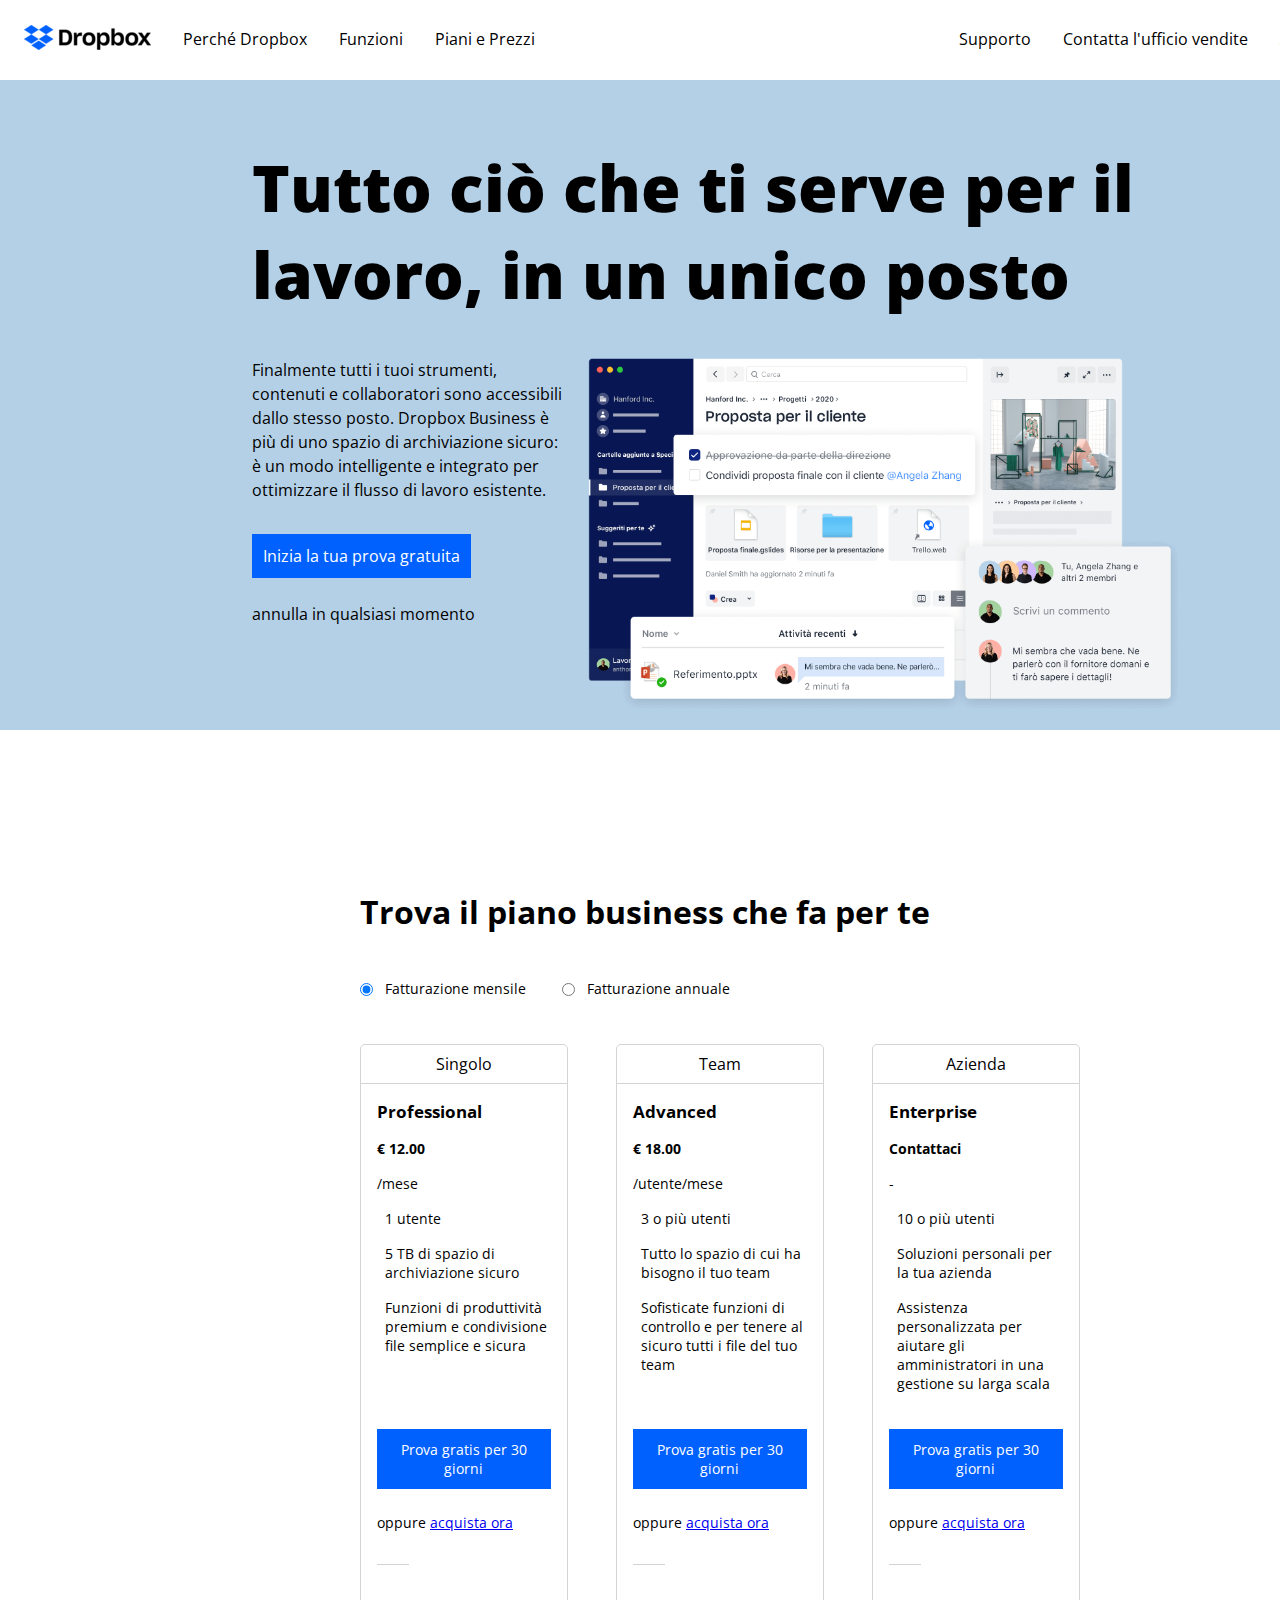
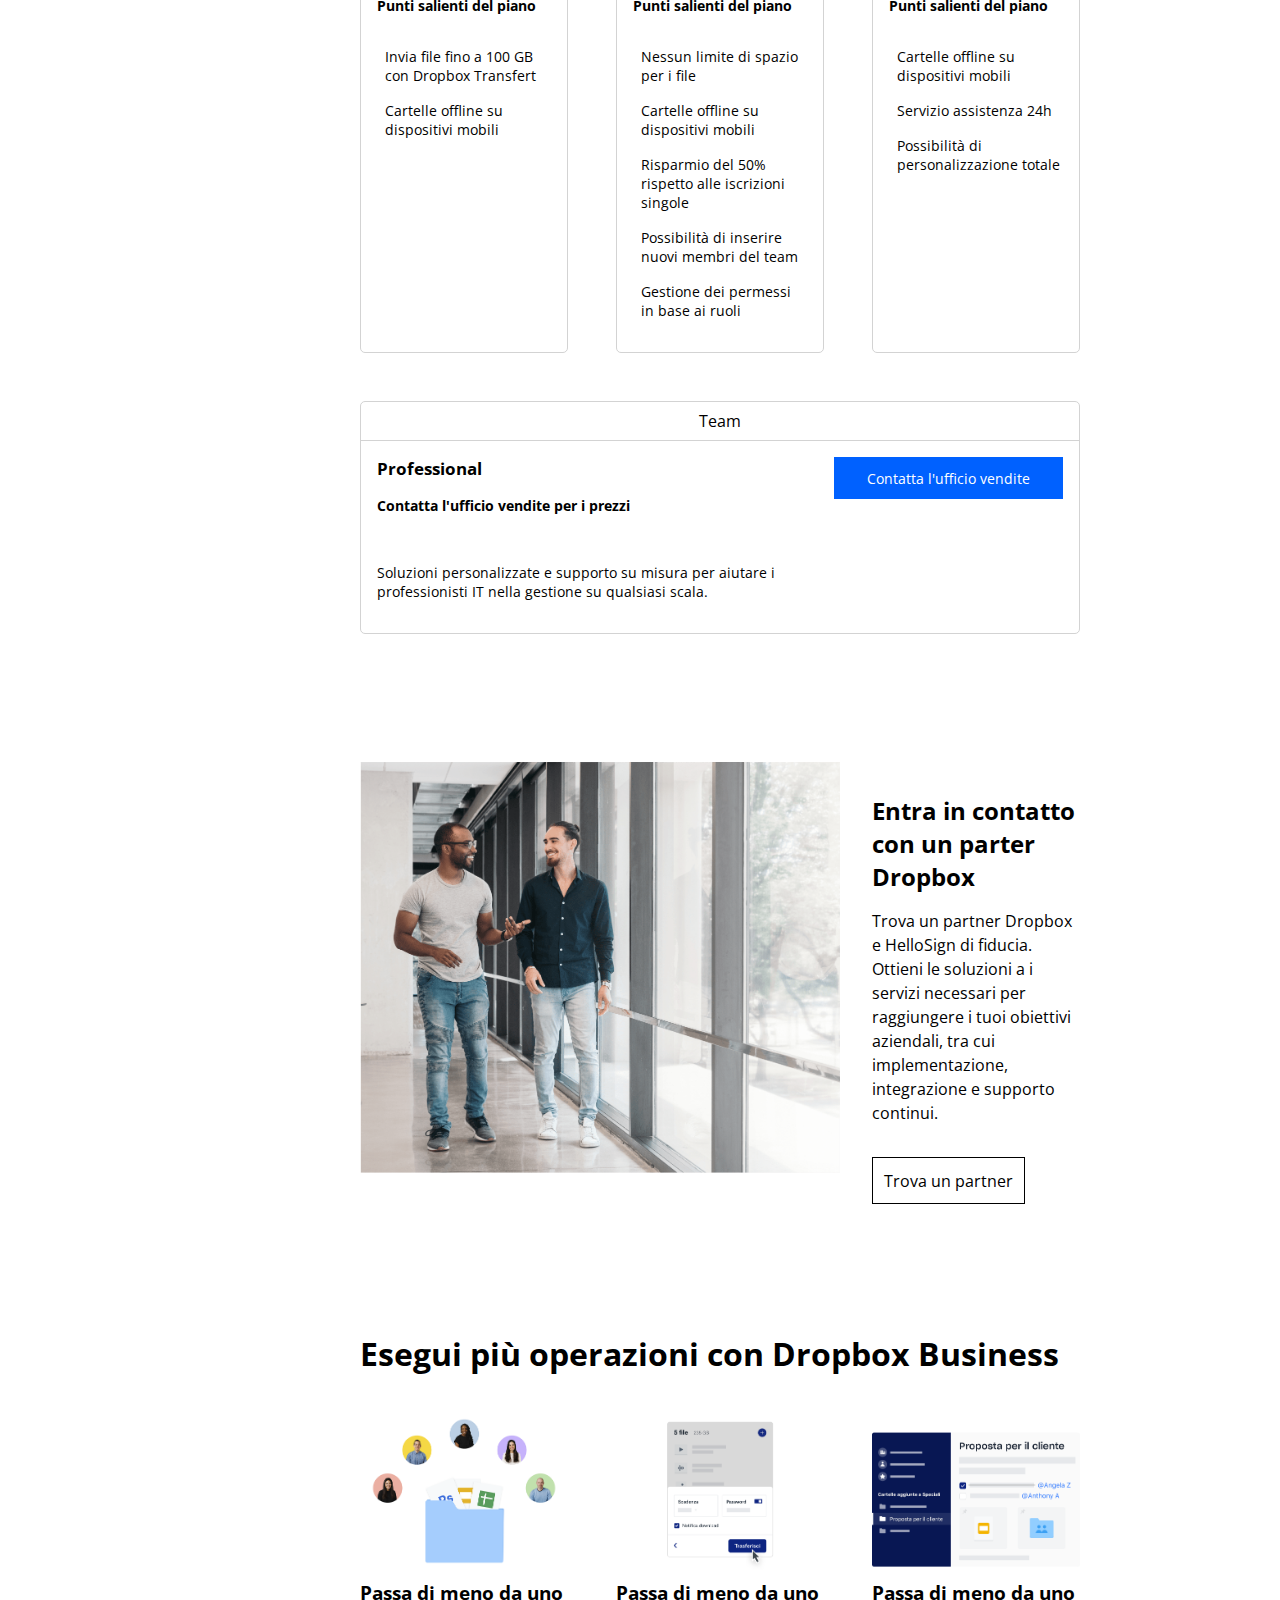
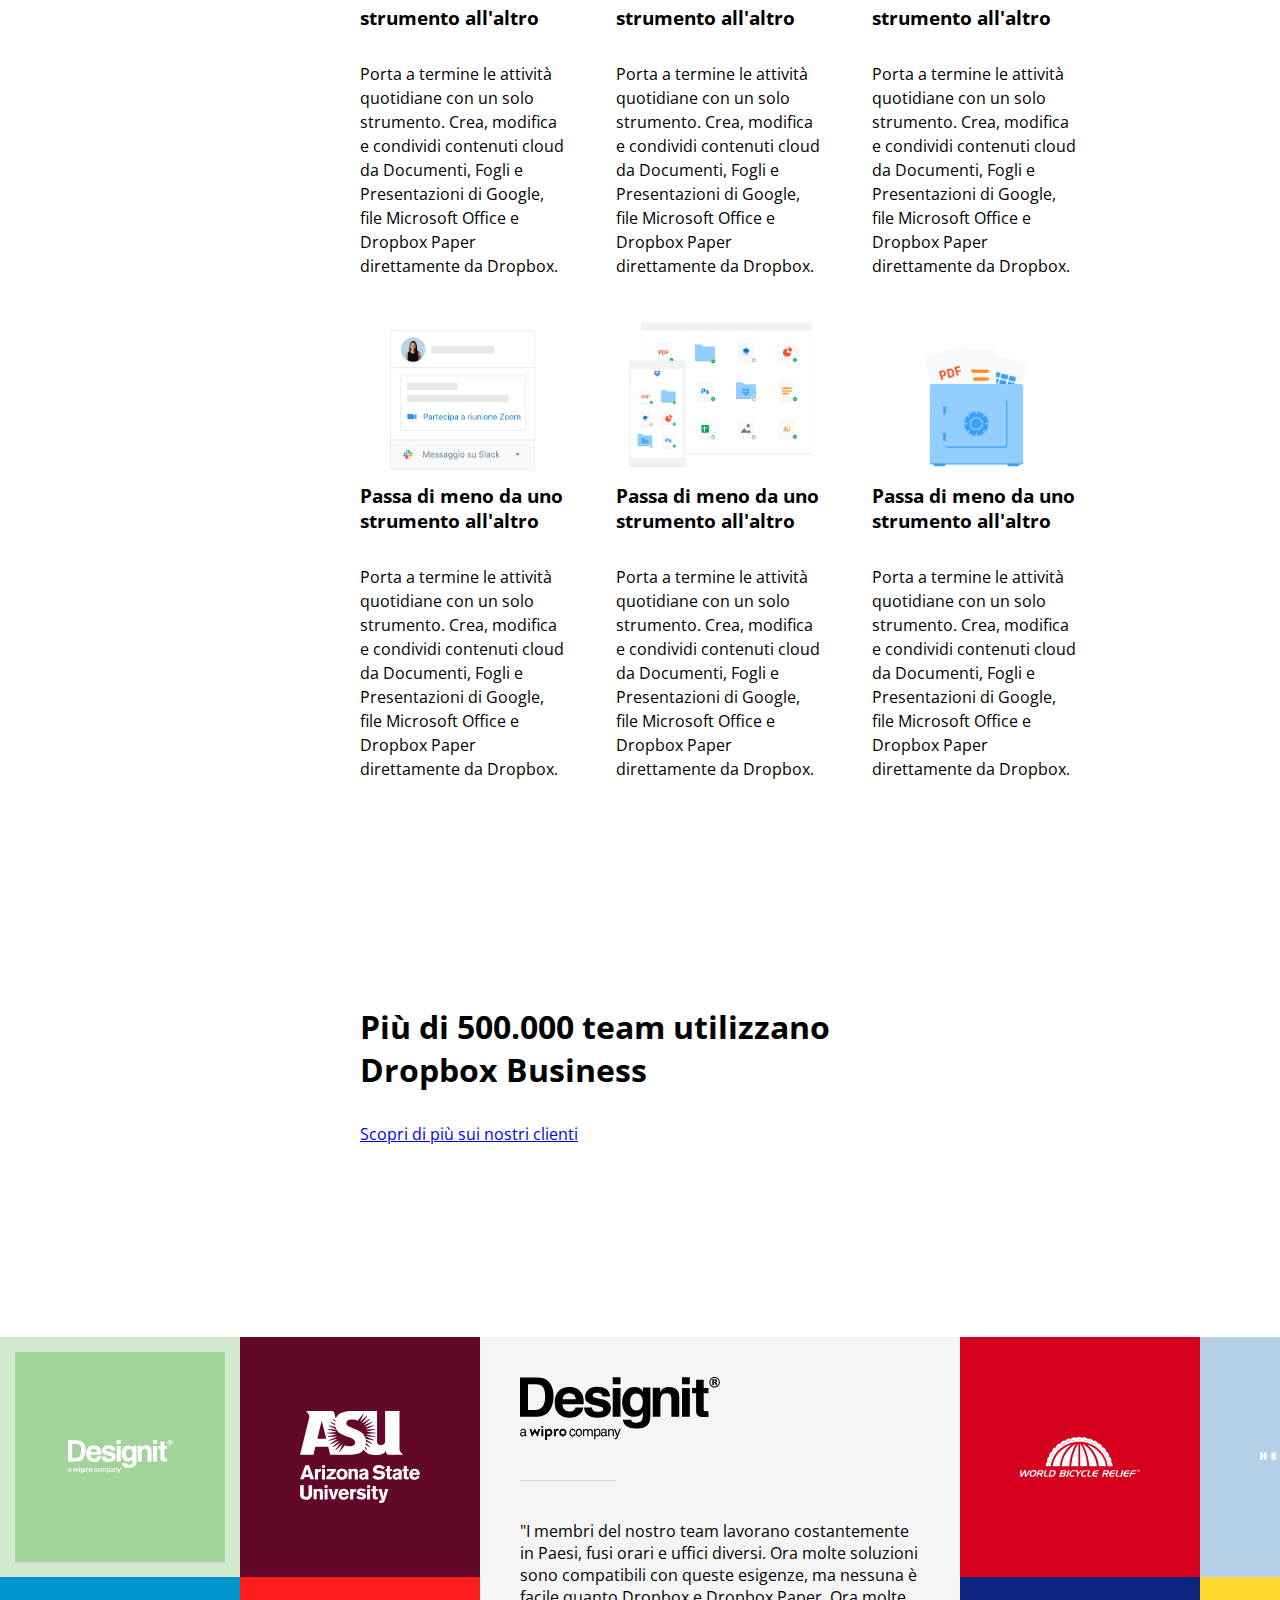
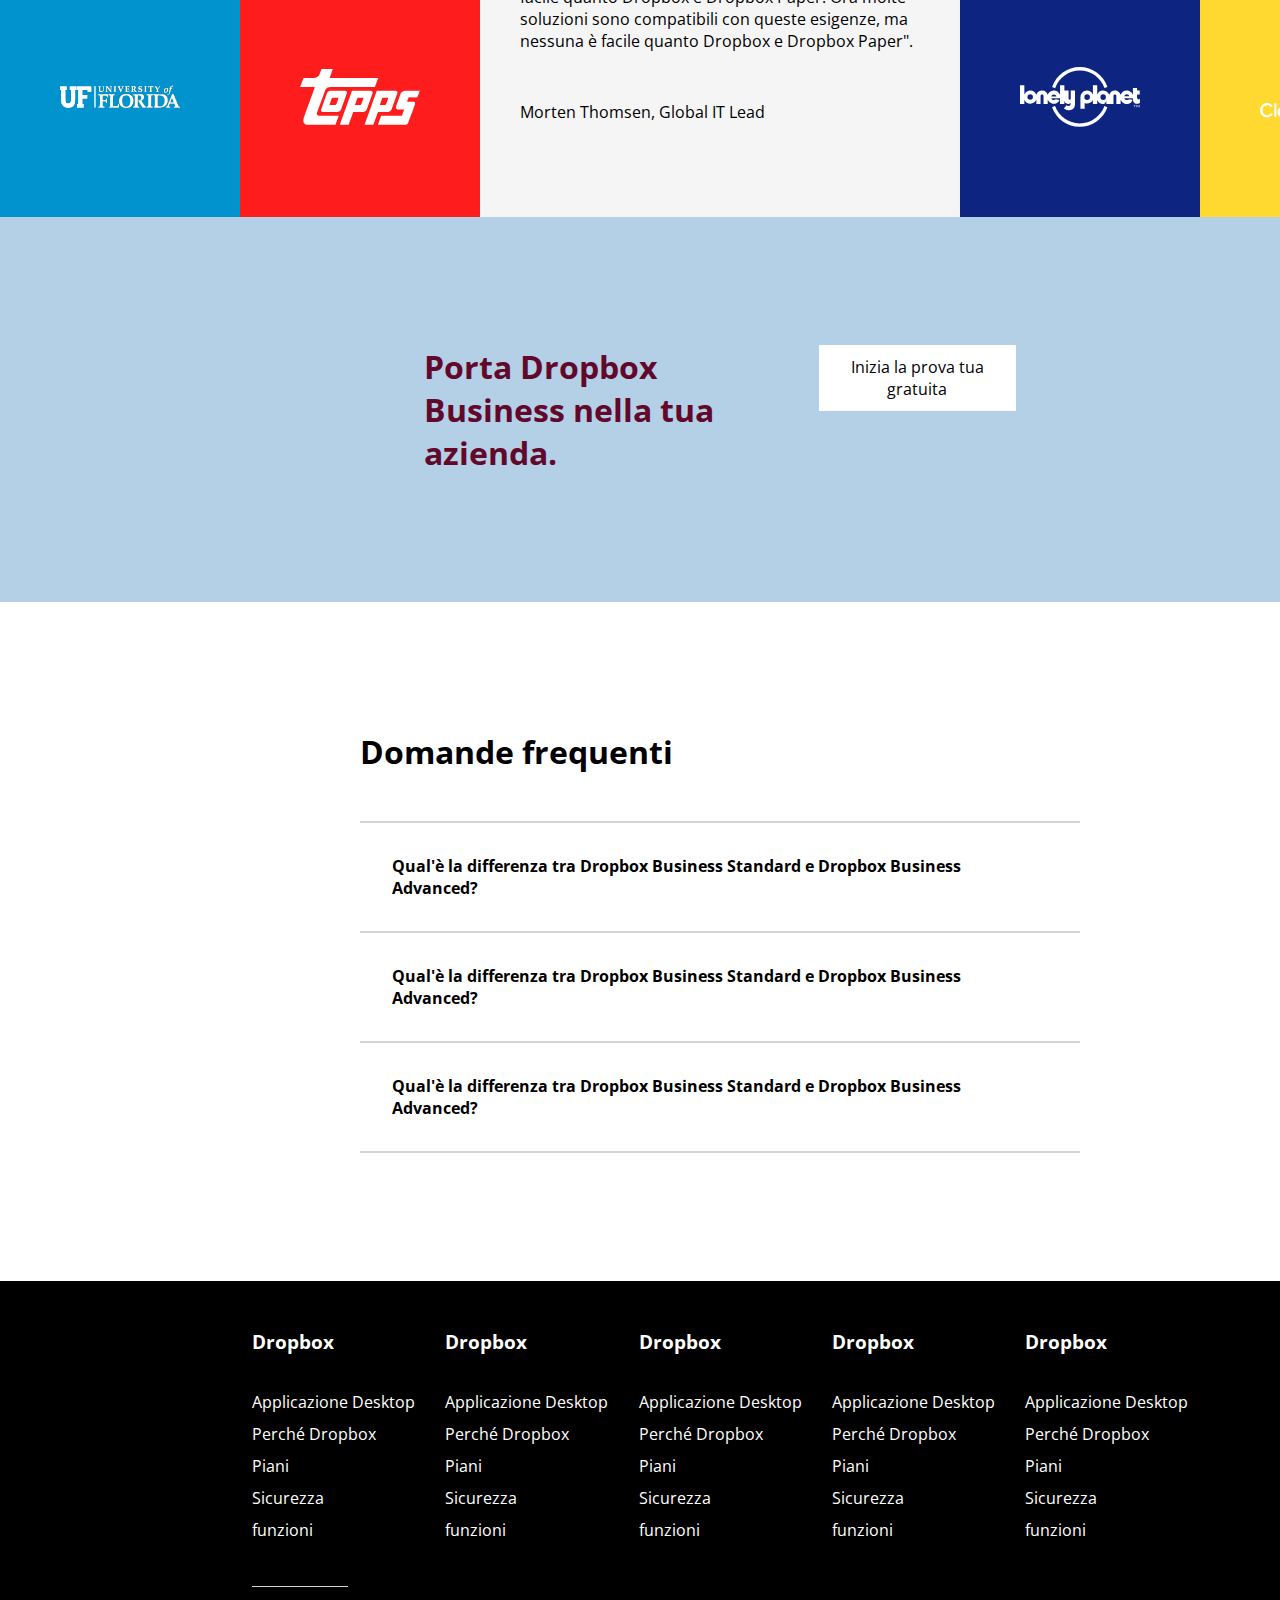
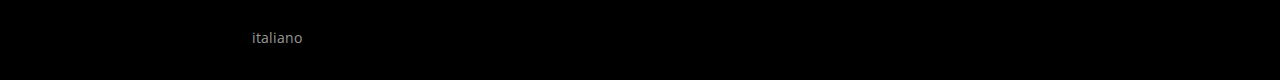
<file: index.html>
<!DOCTYPE html>
<html lang="it">
    <head>
        <meta charset="UTF-8">
        <meta name="viewport" content="width=device-width, initial-scale=1.0">
        <title>Dropbox</title>
        <link rel="stylesheet" href="./assets/styles.css">

        <link rel="stylesheet"
            href="https://cdnjs.cloudflare.com/ajax/libs/font-awesome/6.4.0/css/all.min.css"
            integrity="sha512-iecdLmaskl7CVkqkXNQ/ZH/XLlvWZOJyj7Yy7tcenmpD1ypASozpmT/E0iPtmFIB46ZmdtAc9eNBvH0H/ZpiBw=="
            crossorigin="anonymous" referrerpolicy="no-referrer">
        <link rel="preconnect" href="https://fonts.googleapis.com">
        <link rel="preconnect" href="https://fonts.gstatic.com" crossorigin>
        <link
            href="https://fonts.googleapis.com/css2?family=Open+Sans:wght@300;400;500;700;800&display=swap"
            rel="stylesheet">
    </head>

    <body>

        <!-- HEADER -->
        <header>

            <nav class="flex space_btw">

                <div class="left_menu flex space_btw">

                    <a href="#">
                        <img class="logo" src="./assets/img/logo-small.png"
                            alt="logo-small"></a>

                    <a href="#" class="borded">Perché Dropbox</a>

                    <a href="#" class="borded">Funzioni</a>

                    <a href="#" class="borded">Piani e Prezzi</a>

                </div>

                <div class="right_menu flex space_btw">

                    <a href="#" class="borded">Supporto</a>

                    <a href="#" class="borded">Contatta l'ufficio vendite</a>

                    <a href="#" class="borded">Accedi</a>

                    <a href="#" class="nav_start">Inizia</a>

                </div>

            </nav>

        </header>

        <!-- MAIN -->
        <main>

            <section class="hero row flex just_cent">

                <div class="jumbo_container flex just_cent">

                    <h1>Tutto ciò che ti serve per il lavoro, in un unico posto</h1>

                    <div class="col-4">

                        <p>Finalmente tutti i tuoi strumenti, contenuti e
                            collaboratori sono accessibili dallo stesso posto.
                            Dropbox Business è più di uno spazio di
                            archiviazione sicuro: è un modo intelligente e
                            integrato per ottimizzare il flusso di lavoro
                            esistente.
                        </p>

                        <a href="#" class="btn-blue jumbo-trial">Inizia la tua
                            prova
                            gratuita</a>

                        <p>annulla in qualsiasi momento</p>

                        <a href="#plans" class="arrow"><i
                                class="fa-solid fa-arrow-down"></i></a>

                    </div>

                    <div class="img_container col-8">
                        <img class="jumbo"
                            src="./assets/img/jumbo.png"
                            alt="jumbo">

                    </div>

                </div>

            </section>

            <!-- SUBSCRIPTION PLANS SECTION -->
            <section class="plans row pb-8" id="plans">

                <div class="container flex space_btw">

                    <div class="subscription col-12">

                        <h2>Trova il piano business che fa per te</h2>

                        <input type="radio" id="monthly" name="plan"
                            value="Fatturazione mensile" checked="checked">
                        <label for="monthly">Fatturazione mensile</label>

                        <input type="radio" id="yearly" name="plan"
                            value="Fatturazione annuale">
                        <label for="yearly">Fatturazione annuale</label>

                    </div>

                    <!-- SINGLE USER PLAN -->
                    <div class="plan col-4-sm">

                        <span class="plan_cat"><i class="fa-solid fa-user"></i>
                            Singolo</span>

                        <div class="plan_card">

                            <h3>Professional</h3>

                            <span class="price"><strong>€ 12.00</strong></span>
                            <span class="price">/mese</span>

                            <div class="list_container">

                                <div class="list_item flex no_wrap">

                                    <div class="ico">
                                        <i class="fa-solid fa-user"></i>
                                    </div>

                                    <div class="benefit_desc">
                                        <span>1 utente</span>
                                    </div>
                                </div>

                                <div class="list_item flex no_wrap">
                                    <div class="ico">
                                        <i class="fa-solid fa-folder"></i>
                                    </div>

                                    <div class="benefit_desc">
                                        <span>5 TB di spazio di archiviazione
                                            sicuro</span>
                                    </div>

                                </div>

                                <div class="list_item flex no_wrap">
                                    <div class="ico">
                                        <i class="fa-solid fa-share-nodes"></i>
                                    </div>

                                    <div class="benefit_desc">
                                        <span>Funzioni di produttività premium e
                                            condivisione
                                            file semplice e sicura</span>
                                    </div>
                                </div>

                            </div>

                            <a href="#" class="btn-blue btn_large">Prova gratis
                                per 30
                                giorni</a>

                            <span>oppure <a href="#">acquista ora</a></span>

                            <div class="block"></div>

                            <span class="characteristics"><strong>Punti salienti
                                    del
                                    piano</strong></span>

                            <div class="list_container">

                                <div class="list_item flex no_wrap">

                                    <div class="ico_check">

                                        <i class="fa-solid fa-check"></i>

                                    </div>

                                    <div class="feature_desc">

                                        <span>Invia file fino a 100 GB con
                                            Dropbox Transfert</span>

                                    </div>

                                </div>

                                <div class="list_item flex no_wrap">

                                    <div class="ico_check">

                                        <i class="fa-solid fa-check"></i>

                                    </div>

                                    <div class="feature_desc">

                                        <span>Cartelle offline su dispositivi
                                            mobili</span>

                                    </div>

                                </div>

                            </div>

                        </div>

                    </div>

                    <!-- TEAM PLAN -->
                    <div class="plan col-4-sm ">

                        <span class="plan_cat"><i class="fa-solid fa-users"></i>
                            Team</span>

                        <div class="plan_card">

                            <h3>Advanced</h3>

                            <span class="price"><strong>€ 18.00</strong></span>
                            <span class="price">/utente/mese</span>

                            <div class="list_container">

                                <div class="list_item flex no_wrap">

                                    <div class="ico">
                                        <i class="fa-solid fa-users"></i>
                                    </div>

                                    <div class="benefit_desc">
                                        <span>3 o più utenti</span>
                                    </div>
                                </div>

                                <div class="list_item flex no_wrap">
                                    <div class="ico">
                                        <i class="fa-solid fa-folder"></i>
                                    </div>

                                    <div class="benefit_desc">
                                        <span>Tutto lo spazio di cui ha
                                            bisogno il tuo team</span>
                                    </div>

                                </div>

                                <div class="list_item flex no_wrap">
                                    <div class="ico">
                                        <i class="fa-solid fa-share-nodes"></i>
                                    </div>

                                    <div class="benefit_desc">
                                        <span>Sofisticate funzioni di controllo
                                            e per tenere al sicuro tutti i file
                                            del tuo team</span>
                                    </div>
                                </div>

                            </div>

                            <a href="#" class="btn-blue btn_large">Prova gratis
                                per 30
                                giorni</a>

                            <span>oppure <a href="#">acquista ora</a></span>

                            <div class="block"></div>

                            <span class="characteristics"><strong>Punti salienti
                                    del
                                    piano</strong></span>

                            <div class="list_container">

                                <div class="list_item flex no_wrap">

                                    <div class="ico_check">

                                        <i class="fa-solid fa-check"></i>

                                    </div>

                                    <div class="feature_desc">

                                        <span>Nessun limite di spazio per i file</span>

                                    </div>

                                </div>

                                <div class="list_item flex no_wrap">

                                    <div class="ico_check">

                                        <i class="fa-solid fa-check"></i>

                                    </div>

                                    <div class="feature_desc">

                                        <span>Cartelle offline su dispositivi
                                            mobili</span>

                                    </div>

                                </div>

                                <div class="list_item flex no_wrap">

                                    <div class="ico_check">

                                        <i class="fa-solid fa-check"></i>

                                    </div>

                                    <div class="feature_desc">

                                        <span>Risparmio del 50% rispetto alle
                                            iscrizioni singole</span>

                                    </div>

                                </div>

                                <div class="list_item flex no_wrap">

                                    <div class="ico_check">

                                        <i class="fa-solid fa-check"></i>

                                    </div>

                                    <div class="feature_desc">

                                        <span>Possibilità di inserire nuovi
                                            membri del team</span>

                                    </div>

                                </div>

                                <div class="list_item flex no_wrap">

                                    <div class="ico_check">

                                        <i class="fa-solid fa-check"></i>

                                    </div>

                                    <div class="feature_desc">

                                        <span>Gestione dei permessi in base ai
                                            ruoli</span>

                                    </div>

                                </div>

                            </div>

                        </div>

                    </div>

                    <!-- ENTERPRISE PLAN -->
                    <div class="plan col-4-sm ">

                        <span class="plan_cat"><i class="fa-solid fa-building"></i>
                            Azienda</span>

                        <div class="plan_card">

                            <h3>Enterprise</h3>

                            <span class="price"><strong>Contattaci</strong></span>
                            <span class="price">-</span>

                            <div class="list_container">

                                <div class="list_item flex no_wrap">

                                    <div class="ico">
                                        <i class="fa-solid fa-user"></i>
                                    </div>

                                    <div class="benefit_desc">
                                        <span>10 o più utenti</span>
                                    </div>
                                </div>

                                <div class="list_item flex no_wrap">
                                    <div class="ico">
                                        <i class="fa-solid fa-folder"></i>
                                    </div>

                                    <div class="benefit_desc">
                                        <span>Soluzioni personali per la tua
                                            azienda</span>
                                    </div>

                                </div>

                                <div class="list_item flex no_wrap">
                                    <div class="ico">
                                        <i class="fa-solid fa-share-nodes"></i>
                                    </div>

                                    <div class="benefit_desc">
                                        <span>Assistenza personalizzata per
                                            aiutare gli amministratori in una
                                            gestione su larga scala</span>
                                    </div>
                                </div>

                            </div>

                            <a href="#" class="btn-blue btn_large">Prova gratis
                                per 30
                                giorni</a>

                            <span>oppure <a href="#">acquista ora</a></span>

                            <div class="block"></div>

                            <span class="characteristics"><strong>Punti salienti
                                    del
                                    piano</strong></span>

                            <div class="list_container">

                                <div class="list_item flex no_wrap">

                                    <div class="ico_check">

                                        <i class="fa-solid fa-check"></i>

                                    </div>

                                    <div class="feature_desc">

                                        <span>Cartelle offline su dispositivi
                                            mobili</span>

                                    </div>

                                </div>

                                <div class="list_item flex no_wrap">

                                    <div class="ico_check">

                                        <i class="fa-solid fa-check"></i>

                                    </div>

                                    <div class="feature_desc">

                                        <span>Servizio assistenza 24h</span>

                                    </div>

                                </div>

                                <div class="list_item flex no_wrap">

                                    <div class="ico_check">

                                        <i class="fa-solid fa-check"></i>

                                    </div>

                                    <div class="feature_desc">

                                        <span>Possibilità di personalizzazione
                                            totale</span>

                                    </div>

                                </div>

                            </div>

                        </div>

                    </div>

                    <!-- CONTACT SALES CARD -->
                    <div class="col-12 contact_sales">

                        <span class="plan_cat"><i class="fa-solid fa-building"></i>
                            Team</span>

                        <div class="custom_plan flex space_btw">
                            <div class="col-8">

                                <div class="plan_card">

                                    <h3>Professional</h3>

                                    <span class="price"><strong>Contatta l'ufficio
                                            vendite per i prezzi</strong></span>

                                    <span class="custom_solutions">Soluzioni
                                        personalizzate e supporto su misura per
                                        aiutare i professionisti IT nella
                                        gestione su qualsiasi scala.
                                    </span>

                                </div>

                            </div>

                            <div class="col-4">
                                <a href="#" class="btn-blue btn_large">Contatta
                                    l'ufficio
                                    vendite</a>
                            </div>
                        </div>
                    </div>

                </div>

            </section>

            <!-- SECTION PARTNERSHIP -->
            <section class=" partnership row pb-8">

                <div class="container flex space_btw">

                    <div class="col-8"><img class="partner_img"
                            src="./assets/img/partner.png"
                            alt="partner">
                    </div>

                    <div class="col-4-sm">
                        <h2>Entra in contatto con un parter Dropbox</h2>
                        <p>Trova un partner Dropbox e HelloSign di fiducia.
                            Ottieni le soluzioni a i servizi necessari per
                            raggiungere i tuoi obiettivi aziendali, tra cui
                            implementazione, integrazione e supporto continui.
                        </p>

                        <a href="#" class="btn-white">Trova un partner</a>

                    </div>

                </div>

            </section>

            <!-- SECTION FEATURES -->
            <section class="features row pb-8">

                <div class="container flex space_btw">

                    <div class="col-12">

                        <h2>Esegui più operazioni con Dropbox Business</h2>

                    </div>

                    <!-- FEATURE CARDS -->
                    <div class="feature col-4-sm">

                        <img
                            src="./assets/img/business-feature-switching-tools.png"
                            alt="switching tools">

                        <h3>Passa di meno da uno strumento all'altro</h3>

                        <p>Porta a termine le attività quotidiane con un solo
                            strumento. Crea, modifica e condividi contenuti
                            cloud da Documenti, Fogli e Presentazioni di Google,
                            file Microsoft Office e Dropbox Paper direttamente
                            da Dropbox.</p>

                    </div>

                    <div class="feature col-4-sm">

                        <img
                            src="./assets/img/business-feature-send-files-it.png"
                            alt="switching tools">

                        <h3>Passa di meno da uno strumento all'altro</h3>

                        <p>Porta a termine le attività quotidiane con un solo
                            strumento. Crea, modifica e condividi contenuti
                            cloud da Documenti, Fogli e Presentazioni di Google,
                            file Microsoft Office e Dropbox Paper direttamente
                            da Dropbox.</p>

                    </div>

                    <div class="feature col-4-sm">

                        <img
                            src="./assets/img/business-feature-coordinate-it.png"
                            alt="switching tools">

                        <h3>Passa di meno da uno strumento all'altro</h3>

                        <p>Porta a termine le attività quotidiane con un solo
                            strumento. Crea, modifica e condividi contenuti
                            cloud da Documenti, Fogli e Presentazioni di Google,
                            file Microsoft Office e Dropbox Paper direttamente
                            da Dropbox.</p>

                    </div>

                    <div class="feature col-4-sm">

                        <img
                            src="./assets/img/business-feature-integrations-it.png"
                            alt="switching tools">

                        <h3>Passa di meno da uno strumento all'altro</h3>

                        <p>Porta a termine le attività quotidiane con un solo
                            strumento. Crea, modifica e condividi contenuti
                            cloud da Documenti, Fogli e Presentazioni di Google,
                            file Microsoft Office e Dropbox Paper direttamente
                            da Dropbox.</p>

                    </div>

                    <div class="feature col-4-sm">

                        <img
                            src="./assets/img/business-feature-multi-device.png"
                            alt="switching tools">

                        <h3>Passa di meno da uno strumento all'altro</h3>

                        <p>Porta a termine le attività quotidiane con un solo
                            strumento. Crea, modifica e condividi contenuti
                            cloud da Documenti, Fogli e Presentazioni di Google,
                            file Microsoft Office e Dropbox Paper direttamente
                            da Dropbox.</p>

                    </div>

                    <div class="feature col-4-sm">

                        <img
                            src="./assets/img/business-feature-security.png"
                            alt="switching tools">

                        <h3>Passa di meno da uno strumento all'altro</h3>

                        <p>Porta a termine le attività quotidiane con un solo
                            strumento. Crea, modifica e condividi contenuti
                            cloud da Documenti, Fogli e Presentazioni di Google,
                            file Microsoft Office e Dropbox Paper direttamente
                            da Dropbox.</p>

                    </div>

                </div>

            </section>

            <!-- SECTION DISCOVER -->
            <section class="discover row pb-8">

                <div class="container flex p8">
                    <div class="col-8">
                        <h2>Più di 500.000 team utilizzano Dropbox Business</h2>
                        <a href="#">Scopri di più sui nostri clienti</a>
                    </div>

                </div>

            </section>

            <!-- SECTION ENTERPRISES -->
            <section class="enterprises row pb-8">
                <div class="enterprises row flex">

                    <div class="enterprise_box flex">

                        <div class="enterprise_sm flex l_green">

                            <img class="ent_logo"
                                src="./assets/img/designit.svg"
                                alt="Designit">

                        </div>

                        <div class="enterprise_sm flex bordeaux">
                            <img src="./assets/img/arizona_state_university.svg"
                                alt="asu">
                        </div>

                        <div class="enterprise_sm flex azure">
                            <img src="./assets/img/university_of_florida.svg"
                                alt="uf">
                        </div>

                        <div class="enterprise_sm flex red">
                            <img src="./assets/img/topps.svg" alt="topps">
                        </div>

                    </div>

                    <div class="enterprise_box featured_ent flex">

                        <img class="big_logo" src="./assets/img/designit.svg"
                            alt="designit">

                        <div class="ent_block"></div>

                        <blockquote>"I membri del nostro team lavorano
                            costantemente in
                            Paesi, fusi orari e uffici diversi. Ora molte
                            soluzioni sono compatibili con queste esigenze, ma
                            nessuna è facile quanto Dropbox e Dropbox Paper. Ora
                            molte soluzioni sono compatibili con queste
                            esigenze, ma nessuna è facile quanto Dropbox e
                            Dropbox Paper".</blockquote>
                        <p>Morten Thomsen, Global IT Lead</p>
                    </div>

                    <div class="enterprise_box flex">

                        <div class="enterprise_sm flex d_red">

                            <img class="ent_logo"
                                src="./assets/img/world_bicycle_relief.svg"
                                alt="word bicycle relief">

                        </div>

                        <div class="enterprise_sm flex d_azure">
                            <img src="./assets/img/hearst_corp.svg"
                                alt="hearst">
                        </div>

                        <div class="enterprise_sm flex d_blue">
                            <img src="./assets/img/lonely_planet.svg"
                                alt="lonely planet">
                        </div>

                        <div class="enterprise_sm flex yellow">
                            <img src="./assets/img/clear_channel.svg"
                                alt="clear channel">
                        </div>

                    </div>

                    <div class="enterprise_trial">

                        <div class="container flex space_btw">

                            <div class="col-6">
                                <h2>Porta Dropbox Business nella tua azienda.</h2>
                            </div>
                            <div class="col-4">
                                <a href="#" class="btn-white">Inizia
                                    la prova tua gratuita</a></div>

                        </div>

                    </div>

                </div>

            </section>

            <!-- SECTION FAQ -->
            <section class="pb-8">
                <div class="container flex">

                    <h2 class="faq_title">Domande frequenti</h2>

                    <div class="topic flex space_btw">
                        <div class="title"><h4>Qual'è la differenza
                                tra Dropbox
                                Business Standard e Dropbox Business
                                Advanced?</h4></div>
                        <div class="drop_ico"><i class="fa-solid fa-angle-down"></i></div>
                        <p class="answer">Lorem, ipsum dolor sit amet
                            consectetur
                            adipisicing elit. Quasi repellendus odio laborum
                            illum optio, nesciunt dolor velit aliquam quisquam
                            illo. Labore hic sequi expedita. Culpa autem
                            laudantium earum vitae ab?Lorem, ipsum dolor sit
                            amet
                            consectetur
                            adipisicing elit. Quasi repellendus odio laborum
                            illum optio, nesciunt dolor velit aliquam quisquam
                            illo. Labore hic sequi expedita. Culpa autem
                            laudantium earum vitae ab?Lorem, ipsum dolor sit
                            amet
                            consectetur
                            adipisicing elit. Quasi repellendus odio laborum
                            illum optio, nesciunt dolor velit aliquam quisquam
                            illo. Labore hic sequi expedita. Culpa autem
                            laudantium earum vitae ab?</p>
                    </div>

                    <div class="topic flex space_btw">
                        <div class="title"><h4>Qual'è la differenza
                                tra Dropbox
                                Business Standard e Dropbox Business
                                Advanced?</h4></div>
                        <div class="drop_ico"><i class="fa-solid fa-angle-down"></i></div>
                        <p class="answer">Lorem, ipsum dolor sit amet
                            consectetur
                            adipisicing elit. Quasi repellendus odio laborum
                            illum optio, nesciunt dolor velit aliquam quisquam
                            illo. Labore hic sequi expedita. Culpa autem
                            laudantium earum vitae ab?</p>
                    </div>

                    <div class="topic flex space_btw">
                        <div class="title"><h4>Qual'è la differenza
                                tra Dropbox
                                Business Standard e Dropbox Business
                                Advanced?</h4></div>
                        <div class="drop_ico"><i class="fa-solid fa-angle-down"></i></div>
                        <p class="answer">Lorem, ipsum dolor sit amet
                            consectetur
                            adipisicing elit. Quasi repellendus odio laborum
                            illum optio, nesciunt dolor velit aliquam quisquam
                            illo. Labore hic sequi expedita. Culpa autem
                            laudantium earum vitae ab?</p>
                    </div>

                </div>

            </section>

        </main>

        <!-- FOOTER -->
        <footer>
            <div class="ftr_container flex space_btw">

                <div class="ftr_menu">

                    <h3>Dropbox</h3>

                    <ul>

                        <li><a href="#">Applicazione Desktop</a></li>
                        <li><a href="#">Perché Dropbox</a></li>
                        <li><a href="#">Piani</a></li>
                        <li><a href="#">Sicurezza</a></li>
                        <li><a href="#">funzioni</a></li>

                    </ul>

                </div>

                <div class="ftr_menu">

                    <h3>Dropbox</h3>

                    <ul>

                        <li><a href="#">Applicazione Desktop</a></li>
                        <li><a href="#">Perché Dropbox</a></li>
                        <li><a href="#">Piani</a></li>
                        <li><a href="#">Sicurezza</a></li>
                        <li><a href="#">funzioni</a></li>

                    </ul>

                </div>

                <div class="ftr_menu">

                    <h3>Dropbox</h3>

                    <ul>

                        <li><a href="#">Applicazione Desktop</a></li>
                        <li><a href="#">Perché Dropbox</a></li>
                        <li><a href="#">Piani</a></li>
                        <li><a href="#">Sicurezza</a></li>
                        <li><a href="#">funzioni</a></li>

                    </ul>

                </div>

                <div class="ftr_menu">

                    <h3>Dropbox</h3>

                    <ul>

                        <li><a href="#">Applicazione Desktop</a></li>
                        <li><a href="#">Perché Dropbox</a></li>
                        <li><a href="#">Piani</a></li>
                        <li><a href="#">Sicurezza</a></li>
                        <li><a href="#">funzioni</a></li>

                    </ul>

                </div>

                <div class="ftr_menu">

                    <h3>Dropbox</h3>

                    <ul>

                        <li><a href="#">Applicazione Desktop</a></li>
                        <li><a href="#">Perché Dropbox</a></li>
                        <li><a href="#">Piani</a></li>
                        <li><a href="#">Sicurezza</a></li>
                        <li><a href="#">funzioni</a></li>

                    </ul>

                </div>

                <div class="col-12">
                    <div class="ftr_block"></div>
                    <span><i class="fa-solid fa-earth-americas"></i> italiano <i
                            class="fa-solid fa-caret-up"></i></span>
                </div>
            </div>

        </footer>

    </body>
</html>
</file>
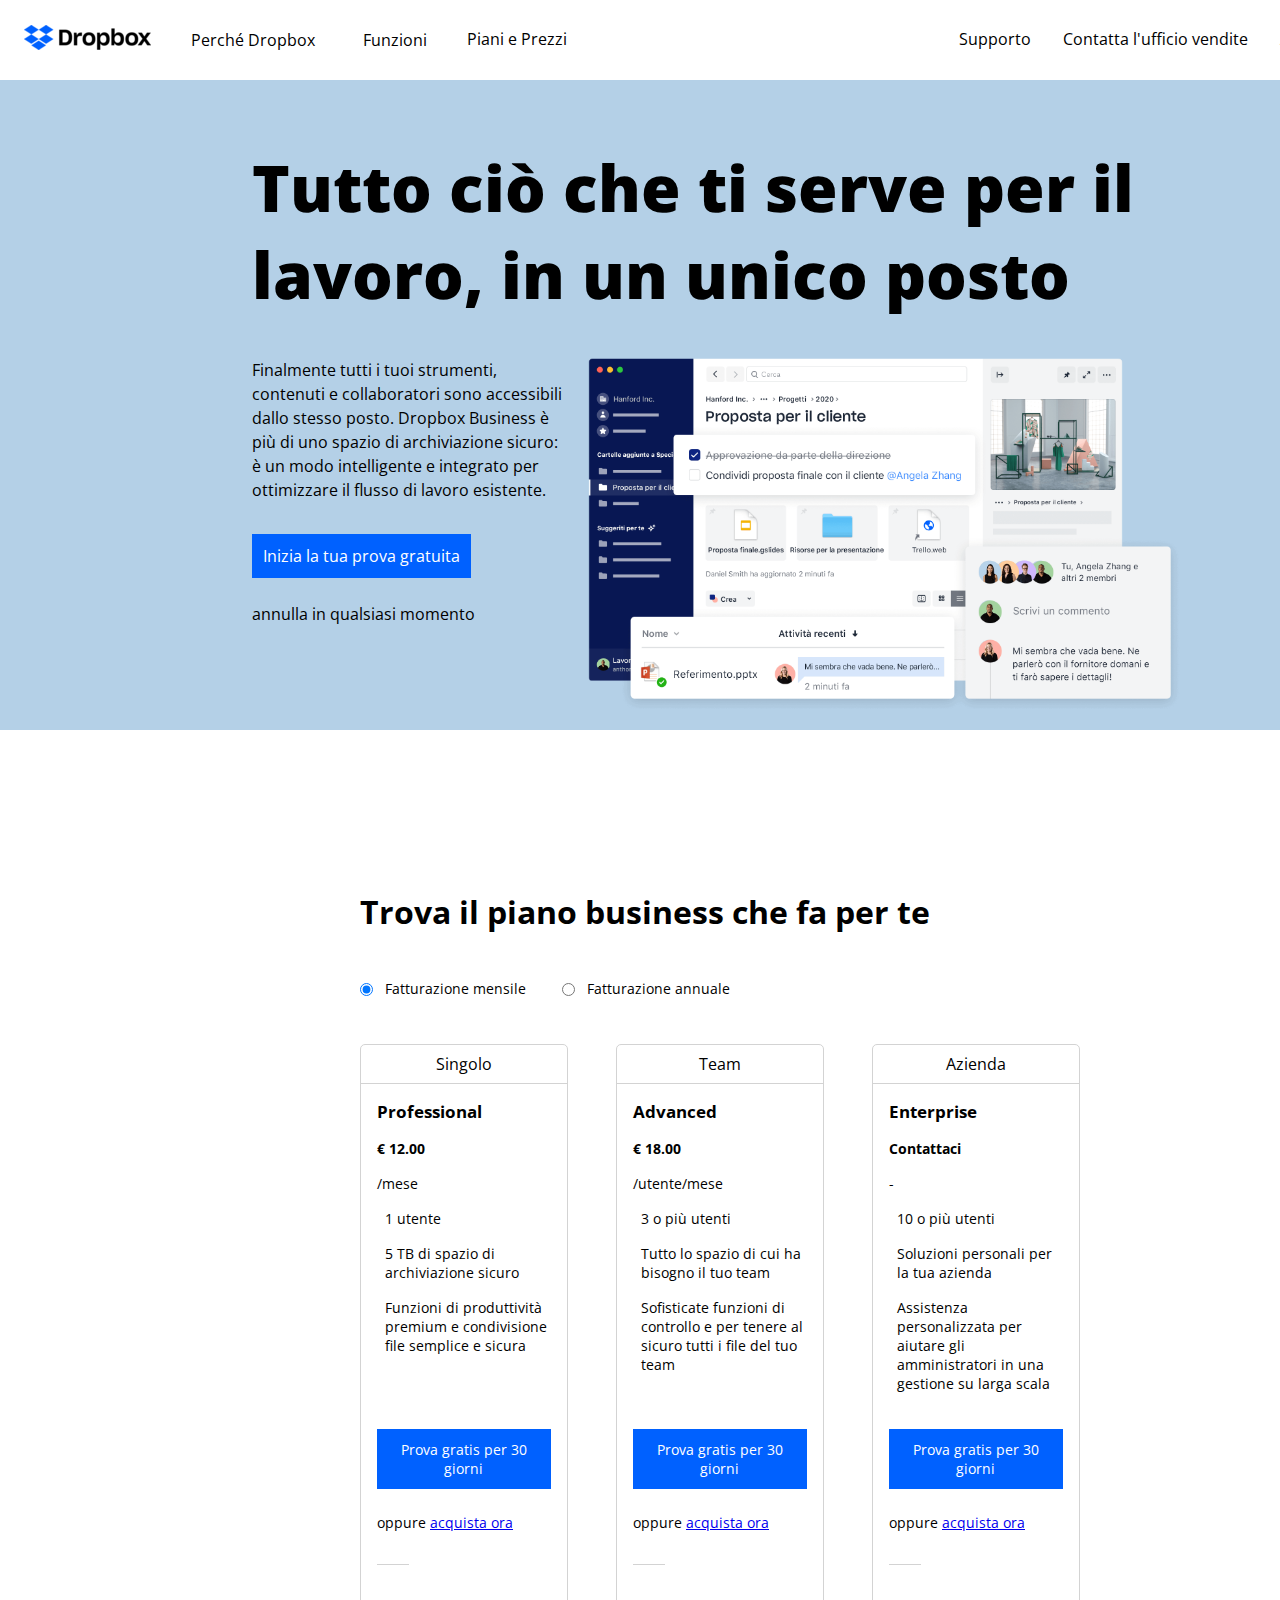
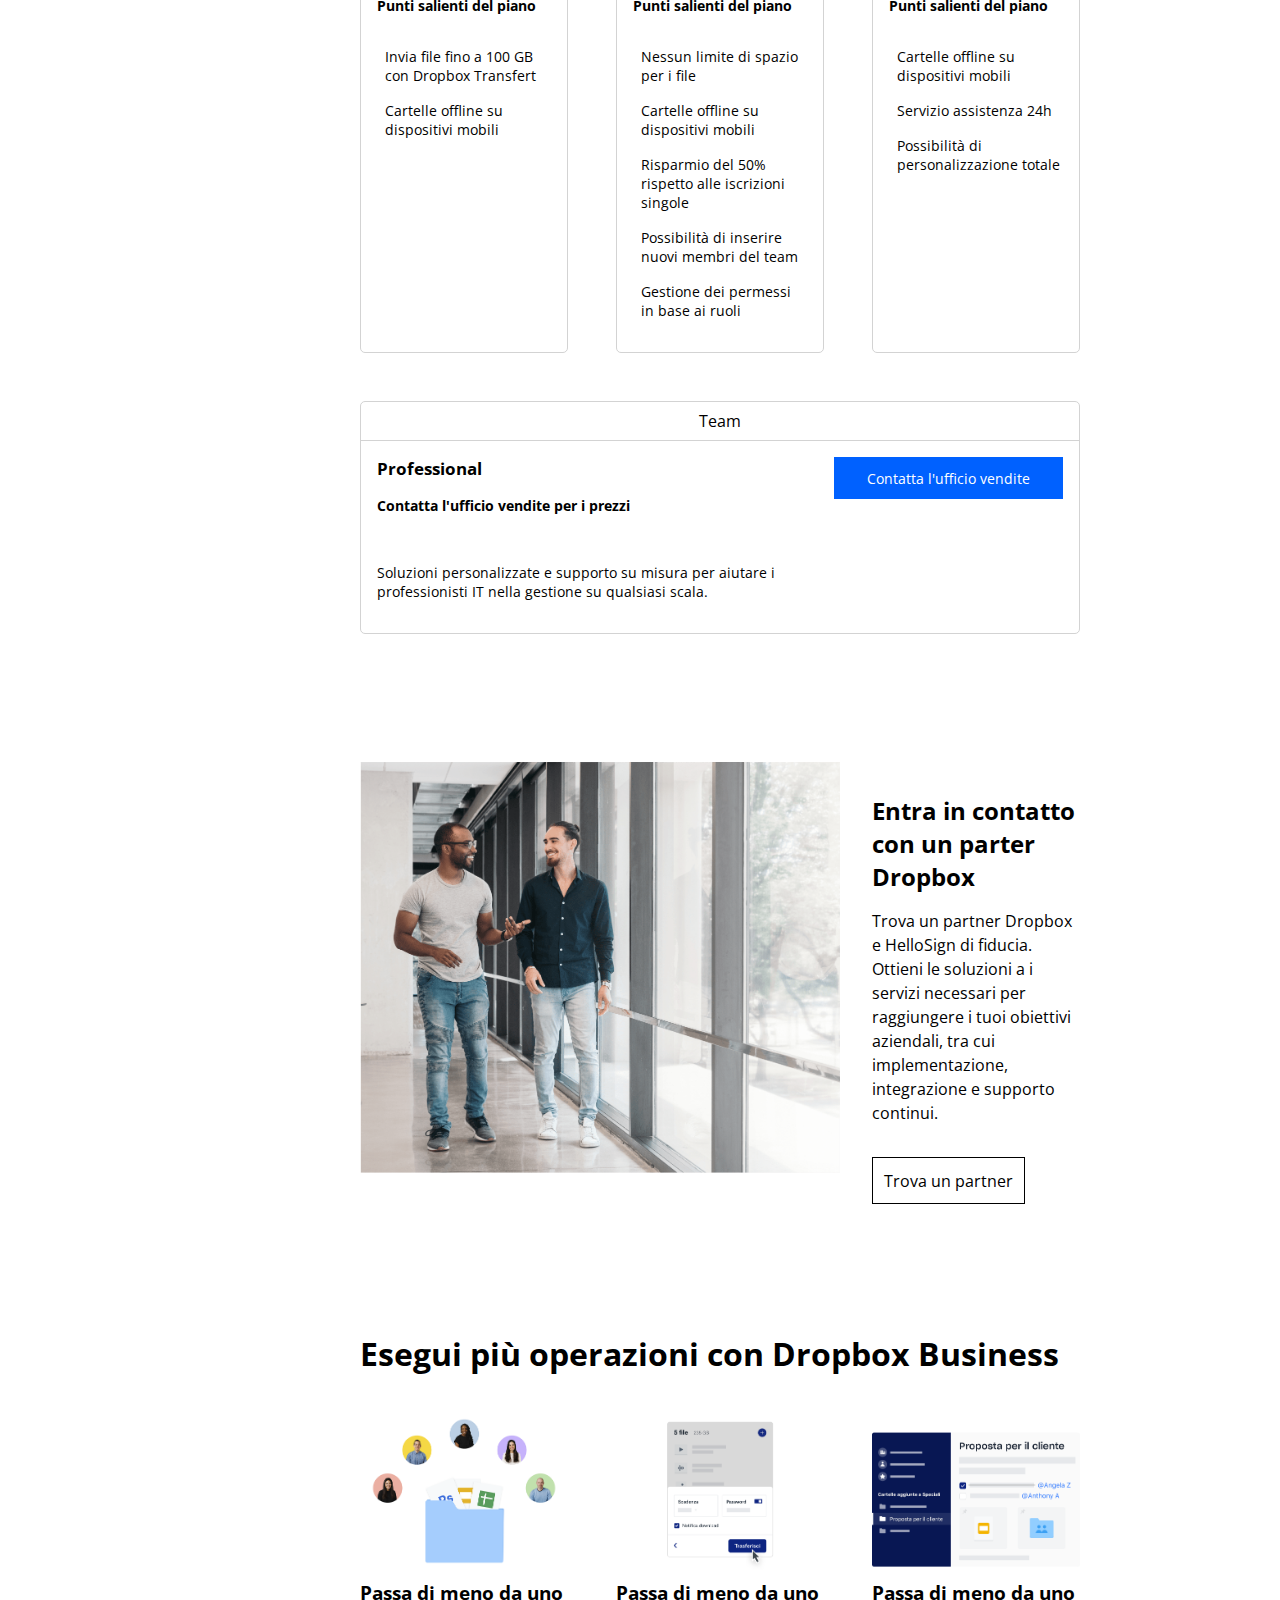
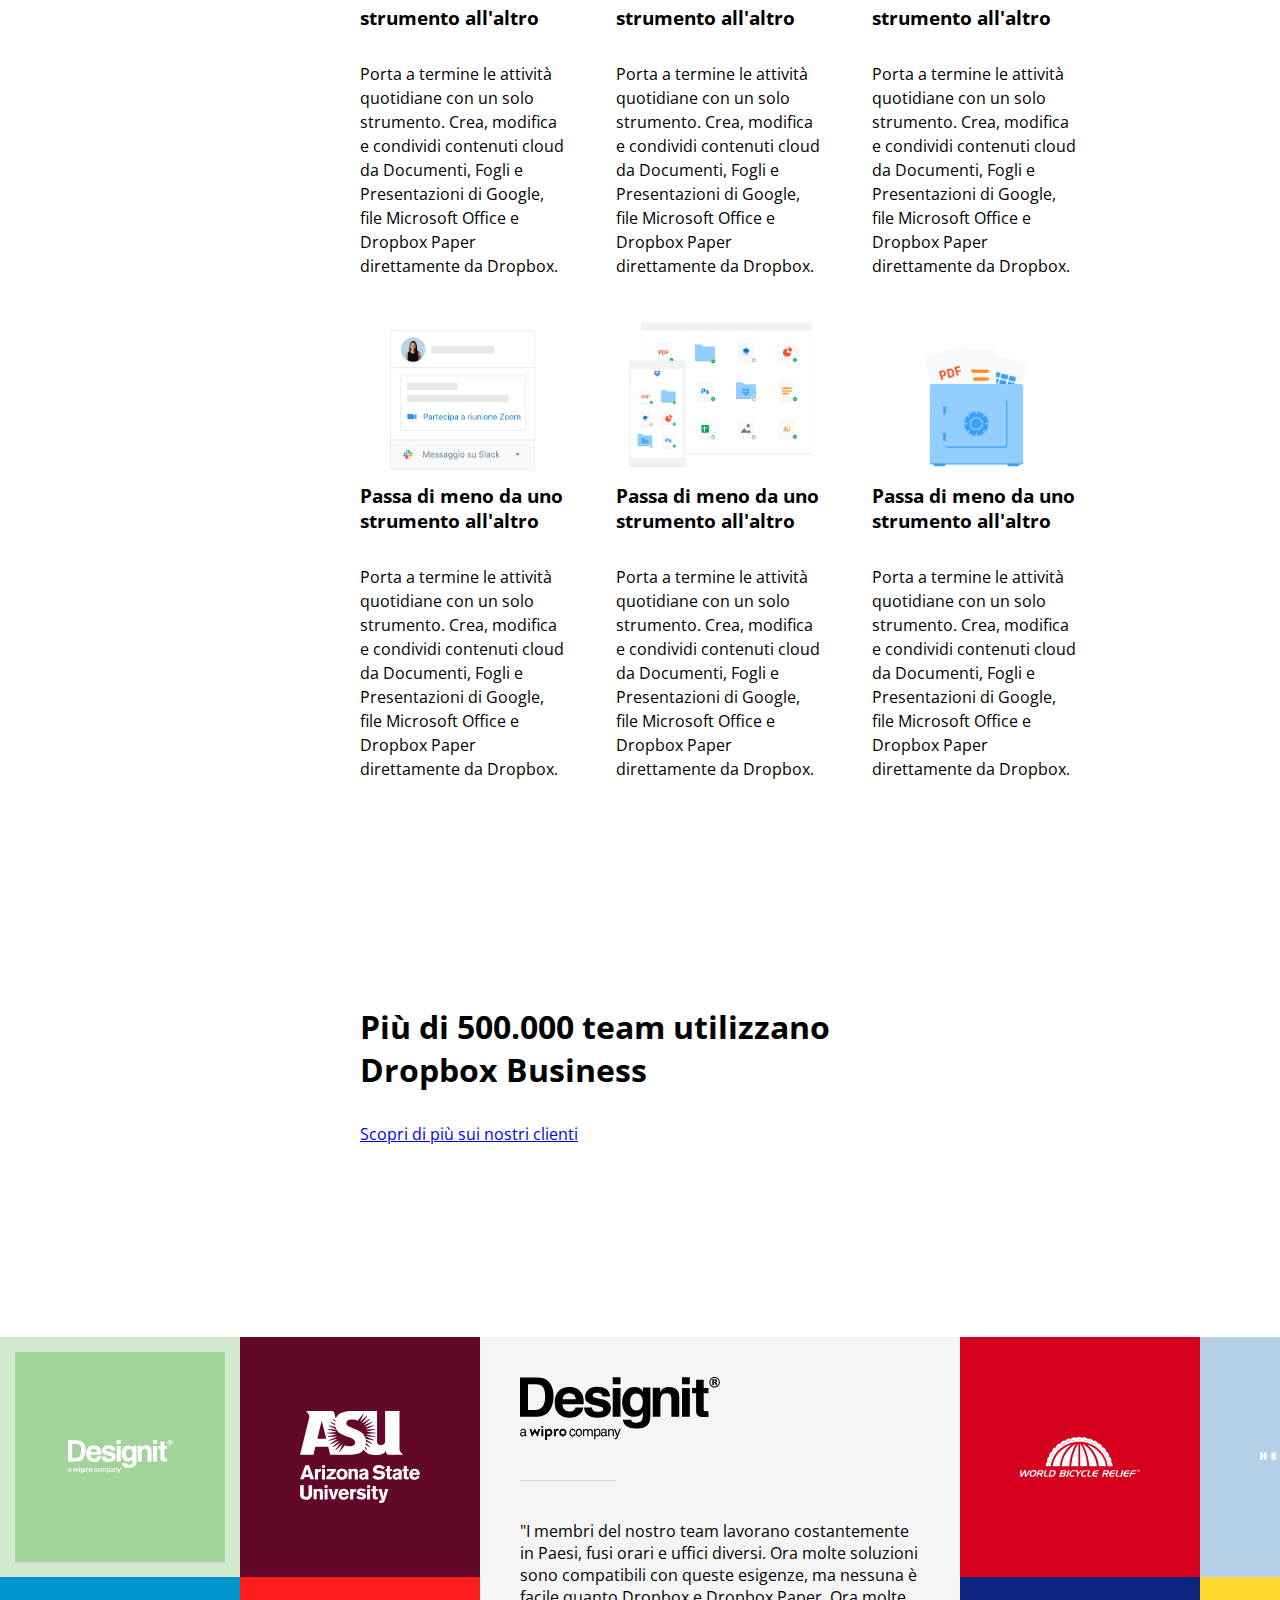
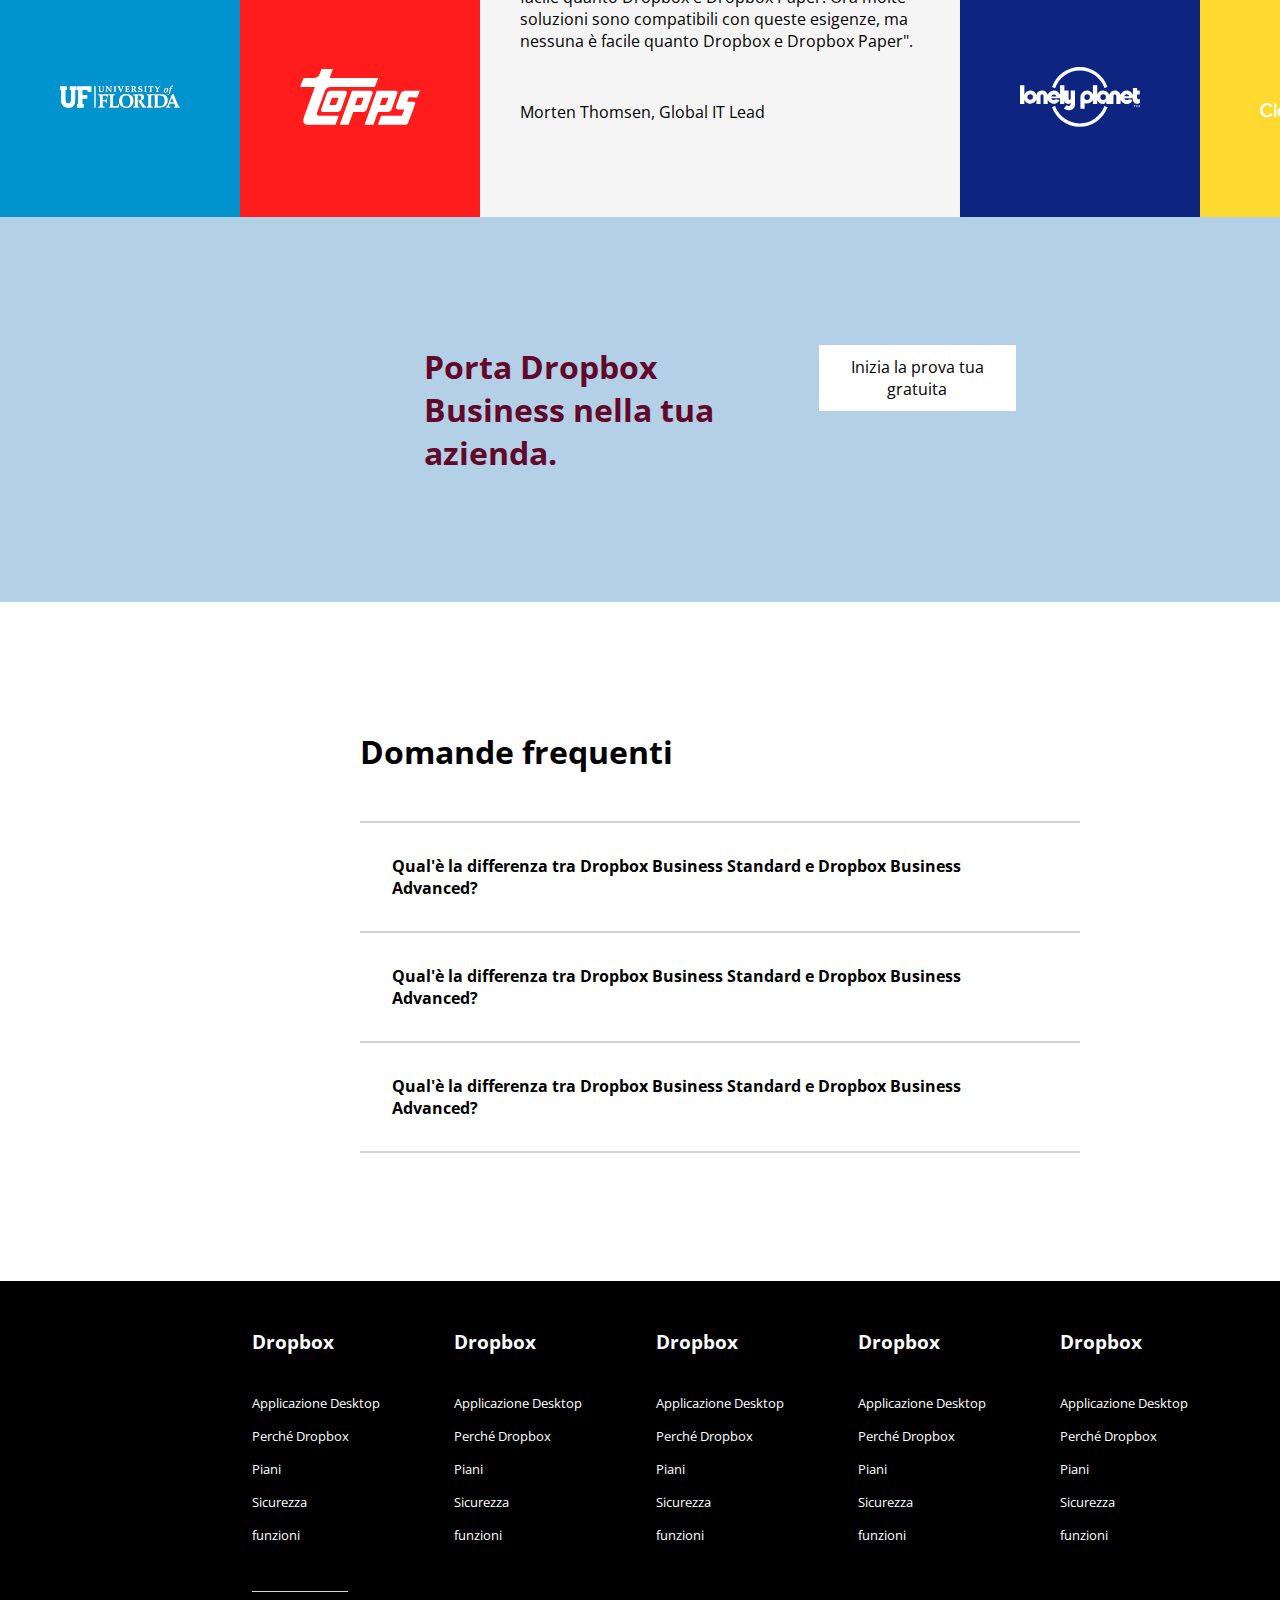
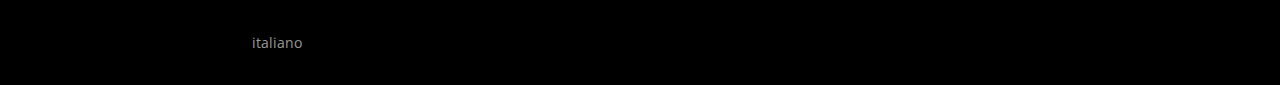
<file: index extra.html>
<!DOCTYPE html>
<html lang="it">
    <head>
        <meta charset="UTF-8">
        <meta name="viewport" content="width=device-width, initial-scale=1.0">
        <title>Dropbox</title>
        <link rel="stylesheet" href="./assets/extra.css">

        <link rel="stylesheet"
            href="https://cdnjs.cloudflare.com/ajax/libs/font-awesome/6.4.0/css/all.min.css"
            integrity="sha512-iecdLmaskl7CVkqkXNQ/ZH/XLlvWZOJyj7Yy7tcenmpD1ypASozpmT/E0iPtmFIB46ZmdtAc9eNBvH0H/ZpiBw=="
            crossorigin="anonymous" referrerpolicy="no-referrer">
        <link rel="preconnect" href="https://fonts.googleapis.com">
        <link rel="preconnect" href="https://fonts.gstatic.com" crossorigin>
        <link
            href="https://fonts.googleapis.com/css2?family=Open+Sans:wght@300;400;500;700;800&display=swap"
            rel="stylesheet">
    </head>

    <body>

        <!-- HEADER -->
        <header>

            <nav class="flex space_btw">

                <div class="left_menu flex space_btw">

                    <a href="#">
                        <img class="logo" src="./assets/img/logo-small.png"
                            alt="logo-small"></a>

                    <div id="hover_menu">

                        <a href="#" class="borded">Perché Dropbox</a>

                        <div class="dropdown why_db">

                            <ul>
                                <li><a href="#">Panoramica</a></li>
                                <li><a href="#">Ispirati</a></li>
                                <li><a href="#">Cosa Dicono i clienti</a></li>
                                <li><a href="#">Integrazioni di App</a></li>
                                <li><a href="#">Risorse</a></li>
                            </ul>

                        </div>

                    </div>

                    <div id="hover_menu">

                        <a href="#" class="borded">Funzioni</a>

                        <div class="dropdown functions_db flex just_sp_arnd">

                            <ul>
                                <li><a href="#">Panoramica</a></li>
                                <li><a href="#">Ispirati</a></li>
                                <li><a href="#">Cosa Dicono i clienti</a></li>
                                <li><a href="#">Integrazioni di App</a></li>
                                <li><a href="#">Risorse</a></li>
                            </ul>

                            <ul>
                                <li><a href="#">Condividi i tuoi file</a></li>
                                <li><a href="#">Archivia e Organizza</a></li>
                                <li><a href="#">Sincronizza i tuoi dispositivi</a></li>
                            </ul>

                        </div>

                    </div>

                    <a href="#" class="borded">Piani e Prezzi</a>

                </div>

                <div class="right_menu flex space_btw">

                    <a href="#" class="borded">Supporto</a>

                    <a href="#" class="borded">Contatta l'ufficio vendite</a>

                    <a href="#" class="borded">Accedi</a>

                    <a href="#" class="nav_start">Inizia</a>

                </div>

            </nav>

        </header>

        <!-- MAIN -->
        <main>

            <section class="hero row flex just_cent">

                <div class="jumbo_container flex just_cent">

                    <h1>Tutto ciò che ti serve per il lavoro, in un unico posto</h1>

                    <div class="col-4">

                        <p>Finalmente tutti i tuoi strumenti, contenuti e
                            collaboratori sono accessibili dallo stesso posto.
                            Dropbox Business è più di uno spazio di
                            archiviazione sicuro: è un modo intelligente e
                            integrato per ottimizzare il flusso di lavoro
                            esistente.
                        </p>

                        <a href="#" class="btn-blue jumbo-trial">Inizia la tua
                            prova
                            gratuita</a>

                        <p>annulla in qualsiasi momento</p>

                        <a href="#plans" class="arrow"><i
                                class="fa-solid fa-arrow-down"></i></a>

                    </div>

                    <div class="img_container col-8">
                        <img class="jumbo"
                            src="./assets/img/jumbo.png"
                            alt="jumbo">

                    </div>

                </div>

            </section>

            <!-- SUBSCRIPTION PLANS SECTION -->
            <section class="plans row pb-8" id="plans">

                <div class="container flex space_btw">

                    <div class="subscription col-12">

                        <h2>Trova il piano business che fa per te</h2>

                        <input type="radio" id="monthly" name="plan"
                            value="Fatturazione mensile" checked="checked">
                        <label for="monthly">Fatturazione mensile</label>

                        <input type="radio" id="yearly" name="plan"
                            value="Fatturazione annuale">
                        <label for="yearly">Fatturazione annuale</label>

                    </div>

                    <!-- SINGLE USER PLAN -->
                    <div class="plan col-4-sm">

                        <span class="plan_cat"><i class="fa-solid fa-user"></i>
                            Singolo</span>

                        <div class="plan_card">

                            <h3>Professional</h3>

                            <span class="price"><strong>€ 12.00</strong></span>
                            <span class="price">/mese</span>

                            <div class="list_container">

                                <div class="list_item flex no_wrap">

                                    <div class="ico">
                                        <i class="fa-solid fa-user"></i>
                                    </div>

                                    <div class="benefit_desc">
                                        <span>1 utente</span>
                                    </div>
                                </div>

                                <div class="list_item flex no_wrap">
                                    <div class="ico">
                                        <i class="fa-solid fa-folder"></i>
                                    </div>

                                    <div class="benefit_desc">
                                        <span>5 TB di spazio di archiviazione
                                            sicuro</span>
                                    </div>

                                </div>

                                <div class="list_item flex no_wrap">
                                    <div class="ico">
                                        <i class="fa-solid fa-share-nodes"></i>
                                    </div>

                                    <div class="benefit_desc">
                                        <span>Funzioni di produttività premium e
                                            condivisione
                                            file semplice e sicura</span>
                                    </div>
                                </div>

                            </div>

                            <a href="#" class="btn-blue btn_large">Prova gratis
                                per 30
                                giorni</a>

                            <span>oppure <a href="#">acquista ora</a></span>

                            <div class="block"></div>

                            <span class="characteristics"><strong>Punti salienti
                                    del
                                    piano</strong></span>

                            <div class="list_container">

                                <div class="list_item flex no_wrap">

                                    <div class="ico_check">

                                        <i class="fa-solid fa-check"></i>

                                    </div>

                                    <div class="feature_desc">

                                        <span>Invia file fino a 100 GB con
                                            Dropbox Transfert</span>

                                    </div>

                                </div>

                                <div class="list_item flex no_wrap">

                                    <div class="ico_check">

                                        <i class="fa-solid fa-check"></i>

                                    </div>

                                    <div class="feature_desc">

                                        <span>Cartelle offline su dispositivi
                                            mobili</span>

                                    </div>

                                </div>

                            </div>

                        </div>

                    </div>

                    <!-- TEAM PLAN -->
                    <div class="plan col-4-sm ">

                        <span class="plan_cat"><i class="fa-solid fa-users"></i>
                            Team</span>

                        <div class="plan_card">

                            <h3>Advanced</h3>

                            <span class="price"><strong>€ 18.00</strong></span>
                            <span class="price">/utente/mese</span>

                            <div class="list_container">

                                <div class="list_item flex no_wrap">

                                    <div class="ico">
                                        <i class="fa-solid fa-users"></i>
                                    </div>

                                    <div class="benefit_desc">
                                        <span>3 o più utenti</span>
                                    </div>
                                </div>

                                <div class="list_item flex no_wrap">
                                    <div class="ico">
                                        <i class="fa-solid fa-folder"></i>
                                    </div>

                                    <div class="benefit_desc">
                                        <span>Tutto lo spazio di cui ha
                                            bisogno il tuo team</span>
                                    </div>

                                </div>

                                <div class="list_item flex no_wrap">
                                    <div class="ico">
                                        <i class="fa-solid fa-share-nodes"></i>
                                    </div>

                                    <div class="benefit_desc">
                                        <span>Sofisticate funzioni di controllo
                                            e per tenere al sicuro tutti i file
                                            del tuo team</span>
                                    </div>
                                </div>

                            </div>

                            <a href="#" class="btn-blue btn_large">Prova gratis
                                per 30
                                giorni</a>

                            <span>oppure <a href="#">acquista ora</a></span>

                            <div class="block"></div>

                            <span class="characteristics"><strong>Punti salienti
                                    del
                                    piano</strong></span>

                            <div class="list_container">

                                <div class="list_item flex no_wrap">

                                    <div class="ico_check">

                                        <i class="fa-solid fa-check"></i>

                                    </div>

                                    <div class="feature_desc">

                                        <span>Nessun limite di spazio per i file</span>

                                    </div>

                                </div>

                                <div class="list_item flex no_wrap">

                                    <div class="ico_check">

                                        <i class="fa-solid fa-check"></i>

                                    </div>

                                    <div class="feature_desc">

                                        <span>Cartelle offline su dispositivi
                                            mobili</span>

                                    </div>

                                </div>

                                <div class="list_item flex no_wrap">

                                    <div class="ico_check">

                                        <i class="fa-solid fa-check"></i>

                                    </div>

                                    <div class="feature_desc">

                                        <span>Risparmio del 50% rispetto alle
                                            iscrizioni singole</span>

                                    </div>

                                </div>

                                <div class="list_item flex no_wrap">

                                    <div class="ico_check">

                                        <i class="fa-solid fa-check"></i>

                                    </div>

                                    <div class="feature_desc">

                                        <span>Possibilità di inserire nuovi
                                            membri del team</span>

                                    </div>

                                </div>

                                <div class="list_item flex no_wrap">

                                    <div class="ico_check">

                                        <i class="fa-solid fa-check"></i>

                                    </div>

                                    <div class="feature_desc">

                                        <span>Gestione dei permessi in base ai
                                            ruoli</span>

                                    </div>

                                </div>

                            </div>

                        </div>

                    </div>

                    <!-- ENTERPRISE PLAN -->
                    <div class="plan col-4-sm ">

                        <span class="plan_cat"><i class="fa-solid fa-building"></i>
                            Azienda</span>

                        <div class="plan_card">

                            <h3>Enterprise</h3>

                            <span class="price"><strong>Contattaci</strong></span>
                            <span class="price">-</span>

                            <div class="list_container">

                                <div class="list_item flex no_wrap">

                                    <div class="ico">
                                        <i class="fa-solid fa-user"></i>
                                    </div>

                                    <div class="benefit_desc">
                                        <span>10 o più utenti</span>
                                    </div>
                                </div>

                                <div class="list_item flex no_wrap">
                                    <div class="ico">
                                        <i class="fa-solid fa-folder"></i>
                                    </div>

                                    <div class="benefit_desc">
                                        <span>Soluzioni personali per la tua
                                            azienda</span>
                                    </div>

                                </div>

                                <div class="list_item flex no_wrap">
                                    <div class="ico">
                                        <i class="fa-solid fa-share-nodes"></i>
                                    </div>

                                    <div class="benefit_desc">
                                        <span>Assistenza personalizzata per
                                            aiutare gli amministratori in una
                                            gestione su larga scala</span>
                                    </div>
                                </div>

                            </div>

                            <a href="#" class="btn-blue btn_large">Prova gratis
                                per 30
                                giorni</a>

                            <span>oppure <a href="#">acquista ora</a></span>

                            <div class="block"></div>

                            <span class="characteristics"><strong>Punti salienti
                                    del
                                    piano</strong></span>

                            <div class="list_container">

                                <div class="list_item flex no_wrap">

                                    <div class="ico_check">

                                        <i class="fa-solid fa-check"></i>

                                    </div>

                                    <div class="feature_desc">

                                        <span>Cartelle offline su dispositivi
                                            mobili</span>

                                    </div>

                                </div>

                                <div class="list_item flex no_wrap">

                                    <div class="ico_check">

                                        <i class="fa-solid fa-check"></i>

                                    </div>

                                    <div class="feature_desc">

                                        <span>Servizio assistenza 24h</span>

                                    </div>

                                </div>

                                <div class="list_item flex no_wrap">

                                    <div class="ico_check">

                                        <i class="fa-solid fa-check"></i>

                                    </div>

                                    <div class="feature_desc">

                                        <span>Possibilità di personalizzazione
                                            totale</span>

                                    </div>

                                </div>

                            </div>

                        </div>

                    </div>

                    <!-- CONTACT SALES CARD -->
                    <div class="col-12 contact_sales">

                        <span class="plan_cat"><i class="fa-solid fa-building"></i>
                            Team</span>

                        <div class="custom_plan flex space_btw">
                            <div class="col-8">

                                <div class="plan_card">

                                    <h3>Professional</h3>

                                    <span class="price"><strong>Contatta l'ufficio
                                            vendite per i prezzi</strong></span>

                                    <span class="custom_solutions">Soluzioni
                                        personalizzate e supporto su misura per
                                        aiutare i professionisti IT nella
                                        gestione su qualsiasi scala.
                                    </span>

                                </div>

                            </div>

                            <div class="col-4">
                                <a href="#" class="btn-blue btn_large">Contatta
                                    l'ufficio
                                    vendite</a>
                            </div>
                        </div>
                    </div>

                </div>

            </section>

            <!-- SECTION PARTNERSHIP -->
            <section class=" partnership row pb-8">

                <div class="container flex space_btw">

                    <div class="col-8"><img class="partner_img"
                            src="./assets/img/partner.png"
                            alt="partner">
                    </div>

                    <div class="col-4-sm">
                        <h2>Entra in contatto con un parter Dropbox</h2>
                        <p>Trova un partner Dropbox e HelloSign di fiducia.
                            Ottieni le soluzioni a i servizi necessari per
                            raggiungere i tuoi obiettivi aziendali, tra cui
                            implementazione, integrazione e supporto continui.
                        </p>

                        <a href="#" class="btn-white">Trova un partner</a>

                    </div>

                </div>

            </section>

            <!-- SECTION FEATURES -->
            <section class="features row pb-8">

                <div class="container flex space_btw">

                    <div class="col-12">

                        <h2>Esegui più operazioni con Dropbox Business</h2>

                    </div>

                    <!-- FEATURE CARDS -->
                    <div class="feature col-4-sm">

                        <img
                            src="./assets/img/business-feature-switching-tools.png"
                            alt="switching tools">

                        <h3>Passa di meno da uno strumento all'altro</h3>

                        <p>Porta a termine le attività quotidiane con un solo
                            strumento. Crea, modifica e condividi contenuti
                            cloud da Documenti, Fogli e Presentazioni di Google,
                            file Microsoft Office e Dropbox Paper direttamente
                            da Dropbox.</p>

                    </div>

                    <div class="feature col-4-sm">

                        <img
                            src="./assets/img/business-feature-send-files-it.png"
                            alt="switching tools">

                        <h3>Passa di meno da uno strumento all'altro</h3>

                        <p>Porta a termine le attività quotidiane con un solo
                            strumento. Crea, modifica e condividi contenuti
                            cloud da Documenti, Fogli e Presentazioni di Google,
                            file Microsoft Office e Dropbox Paper direttamente
                            da Dropbox.</p>

                    </div>

                    <div class="feature col-4-sm">

                        <img
                            src="./assets/img/business-feature-coordinate-it.png"
                            alt="switching tools">

                        <h3>Passa di meno da uno strumento all'altro</h3>

                        <p>Porta a termine le attività quotidiane con un solo
                            strumento. Crea, modifica e condividi contenuti
                            cloud da Documenti, Fogli e Presentazioni di Google,
                            file Microsoft Office e Dropbox Paper direttamente
                            da Dropbox.</p>

                    </div>

                    <div class="feature col-4-sm">

                        <img
                            src="./assets/img/business-feature-integrations-it.png"
                            alt="switching tools">

                        <h3>Passa di meno da uno strumento all'altro</h3>

                        <p>Porta a termine le attività quotidiane con un solo
                            strumento. Crea, modifica e condividi contenuti
                            cloud da Documenti, Fogli e Presentazioni di Google,
                            file Microsoft Office e Dropbox Paper direttamente
                            da Dropbox.</p>

                    </div>

                    <div class="feature col-4-sm">

                        <img
                            src="./assets/img/business-feature-multi-device.png"
                            alt="switching tools">

                        <h3>Passa di meno da uno strumento all'altro</h3>

                        <p>Porta a termine le attività quotidiane con un solo
                            strumento. Crea, modifica e condividi contenuti
                            cloud da Documenti, Fogli e Presentazioni di Google,
                            file Microsoft Office e Dropbox Paper direttamente
                            da Dropbox.</p>

                    </div>

                    <div class="feature col-4-sm">

                        <img
                            src="./assets/img/business-feature-security.png"
                            alt="switching tools">

                        <h3>Passa di meno da uno strumento all'altro</h3>

                        <p>Porta a termine le attività quotidiane con un solo
                            strumento. Crea, modifica e condividi contenuti
                            cloud da Documenti, Fogli e Presentazioni di Google,
                            file Microsoft Office e Dropbox Paper direttamente
                            da Dropbox.</p>

                    </div>

                </div>

            </section>

            <!-- SECTION DISCOVER -->
            <section class="discover row pb-8">

                <div class="container flex p8">
                    <div class="col-8">
                        <h2>Più di 500.000 team utilizzano Dropbox Business</h2>
                        <a href="#">Scopri di più sui nostri clienti</a>
                    </div>

                </div>

            </section>

            <!-- SECTION ENTERPRISES -->
            <section class="enterprises row pb-8">
                <div class="enterprises row flex">

                    <div class="enterprise_box flex">

                        <div class="enterprise_sm flex l_green">

                            <img class="ent_logo"
                                src="./assets/img/designit.svg"
                                alt="Designit">

                        </div>

                        <div class="enterprise_sm flex bordeaux">
                            <img src="./assets/img/arizona_state_university.svg"
                                alt="asu">
                        </div>

                        <div class="enterprise_sm flex azure">
                            <img src="./assets/img/university_of_florida.svg"
                                alt="uf">
                        </div>

                        <div class="enterprise_sm flex red">
                            <img src="./assets/img/topps.svg" alt="topps">
                        </div>

                    </div>

                    <div class="enterprise_box featured_ent flex">

                        <img class="big_logo" src="./assets/img/designit.svg"
                            alt="designit">

                        <div class="ent_block"></div>

                        <blockquote>"I membri del nostro team lavorano
                            costantemente in
                            Paesi, fusi orari e uffici diversi. Ora molte
                            soluzioni sono compatibili con queste esigenze, ma
                            nessuna è facile quanto Dropbox e Dropbox Paper. Ora
                            molte soluzioni sono compatibili con queste
                            esigenze, ma nessuna è facile quanto Dropbox e
                            Dropbox Paper".</blockquote>
                        <p>Morten Thomsen, Global IT Lead</p>
                    </div>

                    <div class="enterprise_box flex">

                        <div class="enterprise_sm flex d_red">

                            <img class="ent_logo"
                                src="./assets/img/world_bicycle_relief.svg"
                                alt="word bicycle relief">

                        </div>

                        <div class="enterprise_sm flex d_azure">
                            <img src="./assets/img/hearst_corp.svg"
                                alt="hearst">
                        </div>

                        <div class="enterprise_sm flex d_blue">
                            <img src="./assets/img/lonely_planet.svg"
                                alt="lonely planet">
                        </div>

                        <div class="enterprise_sm flex yellow">
                            <img src="./assets/img/clear_channel.svg"
                                alt="clear channel">
                        </div>

                    </div>

                    <div class="enterprise_trial">

                        <div class="container flex space_btw">

                            <div class="col-6">
                                <h2>Porta Dropbox Business nella tua azienda.</h2>
                            </div>
                            <div class="col-4">
                                <a href="#" class="btn-white">Inizia
                                    la prova tua gratuita</a></div>

                        </div>

                    </div>

                </div>

            </section>

            <!-- SECTION FAQ -->
            <section class="pb-8">
                <div class="container flex">

                    <h2 class="faq_title">Domande frequenti</h2>

                    <div class="topic flex space_btw">
                        <div class="title"><h4>Qual'è la differenza
                                tra Dropbox
                                Business Standard e Dropbox Business
                                Advanced?</h4></div>
                        <div class="drop_ico"><i class="fa-solid fa-angle-down"></i></div>
                        <p class="answer">Lorem, ipsum dolor sit amet
                            consectetur
                            adipisicing elit. Quasi repellendus odio laborum
                            illum optio, nesciunt dolor velit aliquam quisquam
                            illo. Labore hic sequi expedita. Culpa autem
                            laudantium earum vitae ab?Lorem, ipsum dolor sit
                            amet
                            consectetur
                            adipisicing elit. Quasi repellendus odio laborum
                            illum optio, nesciunt dolor velit aliquam quisquam
                            illo. Labore hic sequi expedita. Culpa autem
                            laudantium earum vitae ab?Lorem, ipsum dolor sit
                            amet
                            consectetur
                            adipisicing elit. Quasi repellendus odio laborum
                            illum optio, nesciunt dolor velit aliquam quisquam
                            illo. Labore hic sequi expedita. Culpa autem
                            laudantium earum vitae ab?</p>
                    </div>

                    <div class="topic flex space_btw">
                        <div class="title"><h4>Qual'è la differenza
                                tra Dropbox
                                Business Standard e Dropbox Business
                                Advanced?</h4></div>
                        <div class="drop_ico"><i class="fa-solid fa-angle-down"></i></div>
                        <p class="answer">Lorem, ipsum dolor sit amet
                            consectetur
                            adipisicing elit. Quasi repellendus odio laborum
                            illum optio, nesciunt dolor velit aliquam quisquam
                            illo. Labore hic sequi expedita. Culpa autem
                            laudantium earum vitae ab?</p>
                    </div>

                    <div class="topic flex space_btw">
                        <div class="title"><h4>Qual'è la differenza
                                tra Dropbox
                                Business Standard e Dropbox Business
                                Advanced?</h4></div>
                        <div class="drop_ico"><i class="fa-solid fa-angle-down"></i></div>
                        <p class="answer">Lorem, ipsum dolor sit amet
                            consectetur
                            adipisicing elit. Quasi repellendus odio laborum
                            illum optio, nesciunt dolor velit aliquam quisquam
                            illo. Labore hic sequi expedita. Culpa autem
                            laudantium earum vitae ab?</p>
                    </div>

                </div>

            </section>

        </main>

        <!-- FOOTER -->
        <footer>
            <div class="ftr_container flex space_btw">

                <div class="ftr_menu">

                    <h3>Dropbox</h3>

                    <ul>

                        <li><a href="#">Applicazione Desktop</a></li>
                        <li><a href="#">Perché Dropbox</a></li>
                        <li><a href="#">Piani</a></li>
                        <li><a href="#">Sicurezza</a></li>
                        <li><a href="#">funzioni</a></li>

                    </ul>

                </div>

                <div class="ftr_menu">

                    <h3>Dropbox</h3>

                    <ul>

                        <li><a href="#">Applicazione Desktop</a></li>
                        <li><a href="#">Perché Dropbox</a></li>
                        <li><a href="#">Piani</a></li>
                        <li><a href="#">Sicurezza</a></li>
                        <li><a href="#">funzioni</a></li>

                    </ul>

                </div>

                <div class="ftr_menu">

                    <h3>Dropbox</h3>

                    <ul>

                        <li><a href="#">Applicazione Desktop</a></li>
                        <li><a href="#">Perché Dropbox</a></li>
                        <li><a href="#">Piani</a></li>
                        <li><a href="#">Sicurezza</a></li>
                        <li><a href="#">funzioni</a></li>

                    </ul>

                </div>

                <div class="ftr_menu">

                    <h3>Dropbox</h3>

                    <ul>

                        <li><a href="#">Applicazione Desktop</a></li>
                        <li><a href="#">Perché Dropbox</a></li>
                        <li><a href="#">Piani</a></li>
                        <li><a href="#">Sicurezza</a></li>
                        <li><a href="#">funzioni</a></li>

                    </ul>

                </div>

                <div class="ftr_menu">

                    <h3>Dropbox</h3>

                    <ul>

                        <li><a href="#">Applicazione Desktop</a></li>
                        <li><a href="#">Perché Dropbox</a></li>
                        <li><a href="#">Piani</a></li>
                        <li><a href="#">Sicurezza</a></li>
                        <li><a href="#">funzioni</a></li>

                    </ul>

                </div>

                <div class="col-12">
                    <div class="ftr_block"></div>
                    <span><i class="fa-solid fa-earth-americas"></i> italiano <i
                            class="fa-solid fa-caret-up"></i></span>
                </div>
            </div>

        </footer>

    </body>
</html>
</file>
<file: assets/styles.css>
/* #region DEBUG */

.debug div {
    border: 1px dashed blue;
}

.debug header {
    border: 1px solid green;
}

.debu nav {
    border: 1px solid violet;
}

.debub img {
    border: 1px solid yellow;
}

.debug a {
    border: 1px solid chocolate
}

.debug span {
    background-color: rgba(95, 158, 160, 0.5);
}

.debug section {
    border: 1px dashed black;
    background-color: azure;
}

.debug [class*="col-"] {
    background-color: rgba(255, 0, 34, 0.5);
}

.debug .plan_card {
    background-color: rgba(172, 255, 47, 0.5);
}

.debug h2 {
    border: 1px solid yellow;
}

/* #endregion DEBUG */

/* #region GLOBAL RULES */

* {
    box-sizing: border-box;
    padding: 0;
    margin: 0;
}

body {
    font-family: 'Open Sans', sans-serif;
    min-width: 1440px;
}

.container {
    width: 50%;
    margin: auto;
    max-width: 1770px;
}

.btn-blue {
    display: inline-block;
    text-decoration: none;
    background-color: var(--db-btn);
    color: var(--db-light);
    font-size: 1rem;
    padding: 0.7rem;
    margin-bottom: 1.5rem;
    transition: background-color 0.2s ease-in;
}

.btn-blue:visited,
.btn-blue:active {
    color: var(--db-light);
}

.btn-blue:hover,
.nav_start:hover {
    background-color: var(--db-azure);
}

.btn-white {
    border: 1px solid var(--db-dark);
    background-color: var(--db-light);
    color: var(--db-dark);
    font-size: 1rem;
    display: inline-block;
    text-decoration: none;
    padding: 0.7rem;
    transition: background-color 0.2s ease-in;
}

.btn-white:visited,
.btn-white:active {
    color: var(--db-dark);
}

.btn-white:hover {
    background-color: var(--db-border);
}

.list_container {
    min-height: 220px;
}

.list_item {
    gap: 0.5rem;
    margin-bottom: 1rem;
}

p {
    line-height: 1.5rem;
}

h2 {
    font-weight: 700;
    font-size: 2rem;
}

/* #endregion GLOBAL RULES */

/* #region VARIABLES */

:root {
    --db-light: white;
    --db-dark: black;
    --db-btn: #0061ff;
    --db-hero: #b4d0e7;
    --db-border: lightgray;
    --db-l_green: #a2d39b;
    --db-l_greem-border: #d1e9cd;
    --db-bordeaux: #61082b;
    --db-azure: #0093ce;
    --db-red: #ff1c1c;
    --db-d_red: #d5001f;
    --db-d_azure: #b4d0e7;
    --db-d_blue: #0d2481;
    --db-yellow: #ffd830;
    --db-featured: #f5f5f5;
    --db-lang-select: #999999;
}

/* #endregion VARIABLES */

/* #region UTILITIES */

.flex {
    display: flex;
    flex-wrap: wrap;
}

.space_btw {
    justify-content: space-between;
}

.just_cent {
    justify-content: center;
}

.no_wrap {
    flex-wrap: nowrap;
}

.pb-8 {
    padding-bottom: 8rem;
}

.p8 {
    padding: 4rem 0;
}

.col-3 {
    width: calc(100% / 12 * 3);
}

.col-4 {
    width: calc(100% / 12 * 4);
}

.col-4-sm {
    width: calc(100% / 12 * 4 - 2rem);
}

.col-6 {
    width: calc(100% / 12 * 6);
}

.col-8 {
    width: calc(100% / 12 * 8);
}

.col-12 {
    width: 100%;
}

/* #endregion UTILITIES */

/* #region HEADER AND NAVBAR */

header {
    position: sticky;
    z-index: 10;
    top: 0;
    left: 0;
}

nav {
    padding: 0 1rem;
    background-color: var(--db-light);
    align-items: center;
    height: 5rem;
}

[class*='_menu'] {
    align-items: center;
    gap: 1rem;
}

nav a {
    padding: 1.5rem 0.5rem;
    text-decoration: none;
    color: var(--db-dark);
    transition: border 0.2s ease-in;
}

nav a.borded {
    border-bottom: 2px solid transparent;
}

nav a.borded:hover {
    border-bottom: 2px solid var(--db-d_blue);
}

.nav_start {
    background-color: var(--db-btn);
    color: var(--db-light);
    font-size: 1rem;
    padding: 0.3rem 1rem;
    transition: background-color 0.2s ease-in;
}

/* #endregion HEADER AND NAVBAR */

/* #region HERO */

section.hero {
    background-color: var(--db-hero);
    height: 100%;
}

.jumbo_container {
    width: 65%;
    margin: 0 auto;
    max-width: 1770px;
    height: 650px;
    padding: 4rem 0;
    margin-left: -1rem;
    margin-right: -1rem;
}

img.jumbo {
    width: 100%;
    height: auto;
}

.jumbo_container h1 {
    width: 100%;
    font-weight: 800;
    font-size: 4rem;
    margin-bottom: 2.5rem;
}

.jumbo_container p {
    margin-bottom: 2rem
}

.arrow {
    font-size: 3rem;
    color: var(--db-dark);
}

/* #endregion HERO */

/* #region SUBSCRIPTION PLANS */

.subscription,
.plan_card,
.plan_card .btn-blue {
    font-size: 0.9rem;
}

section.plans {
    padding-top: 4rem;
}

.subscription.col-12 h2 {
    padding: 6rem 0 3rem;
}

input[name="plan"] {
    display: inline-block;
    margin-bottom: 3rem;
    margin-right: 0.5rem;
}

label {
    margin-right: 2rem;
    font-size: 0.9rem;
    line-height: 1rem;
    vertical-align: top;
}

.plan.col-4-sm {
    border: 1px solid var(--db-border);
    border-radius: 5px;
}

.plan_card {
    padding: 1rem;
}

.plan_cat {
    display: block;
    text-align: center;
    border-bottom: 1px solid var(--db-border);
    padding: 0.5rem;
}

.plan_card .price {
    display: block;
    margin: 1rem 0;
}

.block {
    height: 2rem;
    width: 2rem;
    border-top: 1px solid var(--db-border);
    margin-top: 2rem;
}

.characteristics {
    display: inline-block;
    margin-bottom: 2rem;
}

.ico_check {
    color: var(--db-btn);
}

/* #endregion SUBSCRIPTION PLANS */

/* #region CONTACT SALES CARD */

.col-12.contact_sales {
    border: 1px solid var(--db-border);
    border-radius: 5px;
    margin-top: 3rem;
}

.custom_solutions {
    display: block;
    margin: 3rem 0 1rem;
}

.col-8 .plan_card {
    padding: 0;
}

.custom_plan {
    padding: 1rem;
}

.btn_large {
    width: 100%;
    font-size: 0.9rem;
    text-align: center;
}

/* #endregion CONTACT SALES CARD */

/* #region PARTNESHIP */

.partner_img {
    width: 100%;
    display: block;
}

.partnership .col-4-sm h2 {
    font-size: 1.5rem;
    margin-top: 2rem;
}

.partnership .col-4-sm p {
    margin-top: 1rem;
}

.partnership .col-4-sm a.btn-white {
    margin-top: 2rem;
}

/* #endregion PARTNERSHIP */

/* #region FEATURES */

.feature {
    margin-bottom: 2rem;
    border-radius: 5px;
}

.feature:hover {
    box-shadow: 2px 2px 5px var(--db-border);
}

.features .container>.col-12 h2 {
    margin-bottom: 2rem;
}

.feature h3 {
    margin-bottom: 2rem;
}

.feature img {
    width: 100%;
}

/* #endregion FEATURES */

/* #region DISCOVER */

.discover .container>.col-8 h2 {
    margin-bottom: 2rem;
}

/* #endregion DISCOVER */

/* #region ENTERPRISES */

.enterprises {
    width: 100%;
}

.enterprise_box {
    width: calc(100% / 3);
    aspect-ratio: 1 /1;
}

.enterprise_sm {
    width: 50%;
    aspect-ratio: 1 /1;
    align-items: center;
    justify-content: center;
}

.enterprise_sm img {
    color: var(--db-light);
    width: 50%;
    height: auto;
    filter: invert();
}

.featured_ent {
    flex-direction: column;
    padding: 2.5rem;
    background-color: var(--db-featured);
}

img.big_logo {
    width: 50%;
    display: block;
}

.ent_block {
    height: 2.5rem;
    width: 6rem;
    border-top: 1px solid var(--db-border);
    margin-top: 2.5rem;
}

.featured_ent blockquote {
    margin-bottom: 3rem;
}

.l_green {
    background-color: var(--db-l_green);
    border: 15px solid var(--db-l_greem-border);
}

.bordeaux {
    background-color: var(--db-bordeaux);
}

.azure {
    background-color: var(--db-azure);
}

.red {
    background-color: var(--db-red);
}

.d_red {
    background-color: var(--db-d_red);
}

.d_azure {
    background-color: var(--db-d_azure);
}

.d_blue {
    background-color: var(--db-d_blue);
}

.yellow {
    background-color: var(--db-yellow);
}

.enterprise_trial {
    width: 100%;
    background-color: var(--db-d_azure);
    padding: 8rem;
}

.enterprise_trial h2 {
    color: var(--db-bordeaux);
}

.enterprise_trial .btn-white {
    text-align: center;
    width: 100%;
    border: none;
}

/* #endregion ENTERPRISES */

/* #region FAQ */

.faq_title {
    margin-bottom: 3rem;
}

.topic {
    width: 100%;
    border-bottom: 2px solid var(--db-border);
    padding: 2rem;
}

.topic:first-of-type {
    border-top: 2px solid var(--db-border);
}

.drop_ico {
    transition: transform 0.3s ease-in;
}

.topic:hover .drop_ico {
    transform: rotate(180deg);
}

.answer {
    height: 0;
    overflow: hidden;
}

.topic:hover .answer {
    animation: 0.3s answer_pop_up ease-in forwards;
}

@keyframes answer_pop_up {
    0% {
        margin-top: 1rem;
        height: 0%;
    }

    100% {
        margin-top: 1rem;
        height: 100%;
        overflow: hidden;
    }
}

/* #endregion FAQ */

/* #region FOOTER */

footer {
    background-color: var(--db-dark);
    padding: 3rem 0 2rem;
    color: var(--db-light);
}

.ftr_container {
    width: 65%;
    margin: 0 auto;
    max-width: 1770px;
}

footer h3 {
    margin-bottom: 2rem;
}

footer a {
    color: var(--db-light);
    text-decoration: none;
}

footer a:hover {
    text-decoration: underline;
}

footer ul li {
    list-style: none;
    line-height: 2rem;
}

.ftr_block {
    height: 2.5rem;
    width: 6rem;
    border-top: 1px solid var(--db-border);
    margin-top: 2.5rem;
}

footer span {
    color: var(--db-lang-select);
    font-size: 0.9rem;
}

/* #endregion FOOTER */

/* -------------DA FIXARE------------- */

/* SPAZIO TRA GLI ELEMENTI DANDO MARGINI NEGATIVI AL CONTENITORE */
</file>
<file: assets/extra.css>
/* #region DEBUG */

.debug div {
    border: 1px dashed blue;
}

.debug header {
    border: 1px solid green;
}

.debu nav {
    border: 1px solid violet;
}

.debub img {
    border: 1px solid yellow;
}

.debug a {
    border: 1px solid chocolate
}

.debug span {
    background-color: rgba(95, 158, 160, 0.5);
}

.debug section {
    border: 1px dashed black;
    background-color: azure;
}

.debug [class*="col-"] {
    background-color: rgba(255, 0, 34, 0.5);
}

.debug .plan_card {
    background-color: rgba(172, 255, 47, 0.5);
}

.debug h2 {
    border: 1px solid yellow;
}

/* #endregion DEBUG */

/* #region GLOBAL RULES */

* {
    box-sizing: border-box;
    padding: 0;
    margin: 0;
}

body {
    font-family: 'Open Sans', sans-serif;
    min-width: 1440px;
}

.container {
    width: 50%;
    margin: auto;
    max-width: 1770px;
}

.btn-blue {
    display: inline-block;
    text-decoration: none;
    background-color: var(--db-btn);
    color: var(--db-light);
    font-size: 1rem;
    padding: 0.7rem;
    margin-bottom: 1.5rem;
    transition: background-color 0.2s ease-in;
}

.btn-blue:visited,
.btn-blue:active {
    color: var(--db-light);
}

.btn-blue:hover,
.nav_start:hover {
    background-color: var(--db-azure);
}

.btn-white {
    border: 1px solid var(--db-dark);
    background-color: var(--db-light);
    color: var(--db-dark);
    font-size: 1rem;
    display: inline-block;
    text-decoration: none;
    padding: 0.7rem;
    transition: background-color 0.2s ease-in;
}

.btn-white:visited,
.btn-white:active {
    color: var(--db-dark);
}

.btn-white:hover {
    background-color: var(--db-border);
}

.list_container {
    min-height: 220px;
}

.list_item {
    gap: 0.5rem;
    margin-bottom: 1rem;
}

p {
    line-height: 1.5rem;
}

h2 {
    font-weight: 700;
    font-size: 2rem;
}

/* #endregion GLOBAL RULES */

/* #region VARIABLES */

:root {
    --db-light: white;
    --db-dark: black;
    --db-btn: #0061ff;
    --db-hero: #b4d0e7;
    --db-border: lightgray;
    --db-l_green: #a2d39b;
    --db-l_greem-border: #d1e9cd;
    --db-bordeaux: #61082b;
    --db-azure: #0093ce;
    --db-red: #ff1c1c;
    --db-d_red: #d5001f;
    --db-d_azure: #b4d0e7;
    --db-d_blue: #0d2481;
    --db-yellow: #ffd830;
    --db-featured: #f5f5f5;
    --db-lang-select: #999999;
}

/* #endregion VARIABLES */

/* #region UTILITIES */

.flex {
    display: flex;
    flex-wrap: wrap;
}

.space_btw {
    justify-content: space-between;
}

.just_cent {
    justify-content: center;
}

.just_sp_arnd {
    justify-content: space-around;
}

.no_wrap {
    flex-wrap: nowrap;
}

.pb-8 {
    padding-bottom: 8rem;
}

.p8 {
    padding: 4rem 0;
}

.col-3 {
    width: calc(100% / 12 * 3);
}

.col-4 {
    width: calc(100% / 12 * 4);
}

.col-4-sm {
    width: calc(100% / 12 * 4 - 2rem);
}

.col-6 {
    width: calc(100% / 12 * 6);
}

.col-8 {
    width: calc(100% / 12 * 8);
}

.col-12 {
    width: 100%;
}

/* #endregion UTILITIES */

/* #region HEADER AND NAVBAR */

header {
    position: sticky;
    z-index: 10;
    top: 0;
    left: 0;
}

nav {
    padding: 0 1rem;
    background-color: var(--db-light);
    align-items: center;
    height: 5rem;
}

[class*='_menu'] {
    align-items: center;
    gap: 1rem;
}

nav a {
    padding: 1.5rem 0.5rem;
    text-decoration: none;
    color: var(--db-dark);
    transition: border 0.2s ease-in;
}

nav a.borded {
    border-bottom: 2px solid transparent;
}

nav a.borded:hover {
    border-bottom: 2px solid var(--db-d_blue);
}

.nav_start {
    background-color: var(--db-btn);
    color: var(--db-light);
    font-size: 1rem;
    padding: 0.3rem 1rem;
    transition: background-color 0.2s ease-in;
}

/* DROPDOWN MENU */

#hover_menu {
    position: relative;
    padding: 1.5rem 0.5rem;
}

ul {
    padding: 0;
    list-style-type: none;
}

li a {
    color: white;
    font-size: 0.8rem;
    line-height: 2rem;
}

.dropdown {
    background-color: var(--db-d_blue);
    color: white;
    padding: 1rem;
    position: absolute;
    left: 0;
    top: 100%;
    box-shadow: 1px 2px 5px var(--db-d_blue);
    transform: scale(0);
    transform-origin: top left;
    transition: transform 0.1s ease-in 0.2s;
}

#hover_menu:hover .dropdown {
    transform: scale(1);
}

.dropdown.why_db {
    width: 12rem;
}

.dropdown.functions_db {
    width: 24rem;
}

/* #endregion HEADER AND NAVBAR */

/* #region HERO */

section.hero {
    background-color: var(--db-hero);
    height: 100%;
}

.jumbo_container {
    width: 65%;
    margin: 0 auto;
    max-width: 1770px;
    height: 650px;
    padding: 4rem 0;
    margin-left: -1rem;
    margin-right: -1rem;
}

img.jumbo {
    width: 100%;
    height: auto;
}

.jumbo_container h1 {
    width: 100%;
    font-weight: 800;
    font-size: 4rem;
    margin-bottom: 2.5rem;
}

.jumbo_container p {
    margin-bottom: 2rem
}

.arrow {
    font-size: 3rem;
    color: var(--db-dark);
}

/* #endregion HERO */

/* #region SUBSCRIPTION PLANS */

.subscription,
.plan_card,
.plan_card .btn-blue {
    font-size: 0.9rem;
}

section.plans {
    padding-top: 4rem;
}

.subscription.col-12 h2 {
    padding: 6rem 0 3rem;
}

input[name="plan"] {
    display: inline-block;
    margin-bottom: 3rem;
    margin-right: 0.5rem;
}

label {
    margin-right: 2rem;
    font-size: 0.9rem;
    line-height: 1rem;
    vertical-align: top;
}

.plan.col-4-sm {
    border: 1px solid var(--db-border);
    border-radius: 5px;
}

.plan_card {
    padding: 1rem;
}

.plan_cat {
    display: block;
    text-align: center;
    border-bottom: 1px solid var(--db-border);
    padding: 0.5rem;
}

.plan_card .price {
    display: block;
    margin: 1rem 0;
}

.block {
    height: 2rem;
    width: 2rem;
    border-top: 1px solid var(--db-border);
    margin-top: 2rem;
}

.characteristics {
    display: inline-block;
    margin-bottom: 2rem;
}

.ico_check {
    color: var(--db-btn);
}

/* #endregion SUBSCRIPTION PLANS */

/* #region CONTACT SALES CARD */

.col-12.contact_sales {
    border: 1px solid var(--db-border);
    border-radius: 5px;
    margin-top: 3rem;
}

.custom_solutions {
    display: block;
    margin: 3rem 0 1rem;
}

.col-8 .plan_card {
    padding: 0;
}

.custom_plan {
    padding: 1rem;
}

.btn_large {
    width: 100%;
    font-size: 0.9rem;
    text-align: center;
}

/* #endregion CONTACT SALES CARD */

/* #region PARTNESHIP */

.partner_img {
    width: 100%;
    display: block;
}

.partnership .col-4-sm h2 {
    font-size: 1.5rem;
    margin-top: 2rem;
}

.partnership .col-4-sm p {
    margin-top: 1rem;
}

.partnership .col-4-sm a.btn-white {
    margin-top: 2rem;
}

/* #endregion PARTNERSHIP */

/* #region FEATURES */

.feature {
    margin-bottom: 2rem;
    border-radius: 5px;
}

.feature:hover {
    box-shadow: 2px 2px 5px var(--db-border);
}

.features .container>.col-12 h2 {
    margin-bottom: 2rem;
}

.feature h3 {
    margin-bottom: 2rem;
}

.feature img {
    width: 100%;
}

/* #endregion FEATURES */

/* #region DISCOVER */

.discover .container>.col-8 h2 {
    margin-bottom: 2rem;
}

/* #endregion DISCOVER */

/* #region ENTERPRISES */

.enterprises {
    width: 100%;
}

.enterprise_box {
    width: calc(100% / 3);
    aspect-ratio: 1 /1;
}

.enterprise_sm {
    width: 50%;
    aspect-ratio: 1 /1;
    align-items: center;
    justify-content: center;
}

.enterprise_sm img {
    color: var(--db-light);
    width: 50%;
    height: auto;
    filter: invert();
}

.featured_ent {
    flex-direction: column;
    padding: 2.5rem;
    background-color: var(--db-featured);
}

img.big_logo {
    width: 50%;
    display: block;
}

.ent_block {
    height: 2.5rem;
    width: 6rem;
    border-top: 1px solid var(--db-border);
    margin-top: 2.5rem;
}

.featured_ent blockquote {
    margin-bottom: 3rem;
}

.l_green {
    background-color: var(--db-l_green);
    border: 15px solid var(--db-l_greem-border);
}

.bordeaux {
    background-color: var(--db-bordeaux);
}

.azure {
    background-color: var(--db-azure);
}

.red {
    background-color: var(--db-red);
}

.d_red {
    background-color: var(--db-d_red);
}

.d_azure {
    background-color: var(--db-d_azure);
}

.d_blue {
    background-color: var(--db-d_blue);
}

.yellow {
    background-color: var(--db-yellow);
}

.enterprise_trial {
    width: 100%;
    background-color: var(--db-d_azure);
    padding: 8rem;
}

.enterprise_trial h2 {
    color: var(--db-bordeaux);
}

.enterprise_trial .btn-white {
    text-align: center;
    width: 100%;
    border: none;
}

/* #endregion ENTERPRISES */

/* #region FAQ */

.faq_title {
    margin-bottom: 3rem;
}

.topic {
    width: 100%;
    border-bottom: 2px solid var(--db-border);
    padding: 2rem;
}

.topic:first-of-type {
    border-top: 2px solid var(--db-border);
}

.drop_ico {
    transition: transform 0.3s ease-in;
}

.topic:hover .drop_ico {
    transform: rotate(180deg);
}

.answer {
    height: 0;
    overflow: hidden;
}

.topic:hover .answer {
    animation: 0.3s answer_pop_up ease-in forwards;
}

@keyframes answer_pop_up {
    0% {
        margin-top: 1rem;
        height: 0%;
    }

    100% {
        margin-top: 1rem;
        height: 100%;
        overflow: hidden;
    }
}

/* #endregion FAQ */

/* #region FOOTER */

footer {
    background-color: var(--db-dark);
    padding: 3rem 0 2rem;
    color: var(--db-light);
}

.ftr_container {
    width: 65%;
    margin: 0 auto;
    max-width: 1770px;
}

footer h3 {
    margin-bottom: 2rem;
}

footer a {
    color: var(--db-light);
    text-decoration: none;
}

footer a:hover {
    text-decoration: underline;
}

footer ul li {
    list-style: none;
    line-height: 2rem;
}

.ftr_block {
    height: 2.5rem;
    width: 6rem;
    border-top: 1px solid var(--db-border);
    margin-top: 2.5rem;
}

footer span {
    color: var(--db-lang-select);
    font-size: 0.9rem;
}

/* #endregion FOOTER */
</file>
